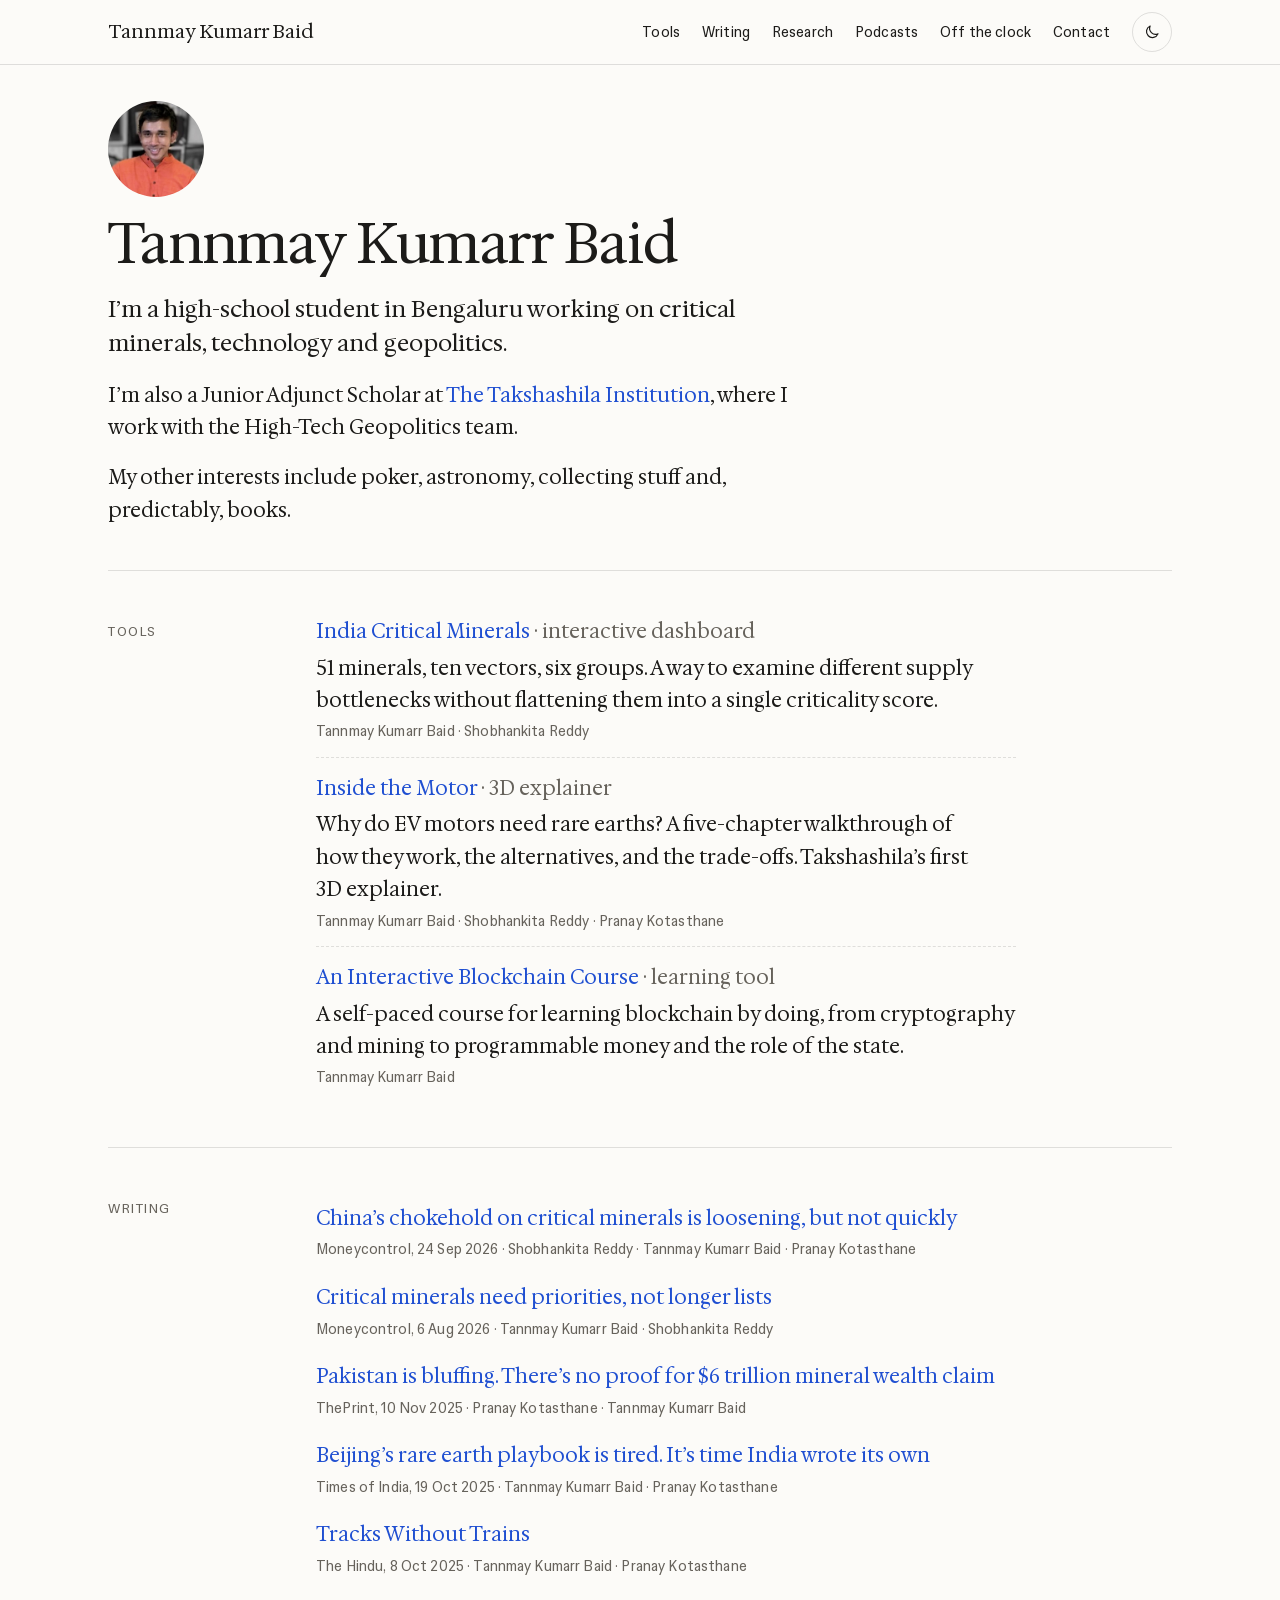
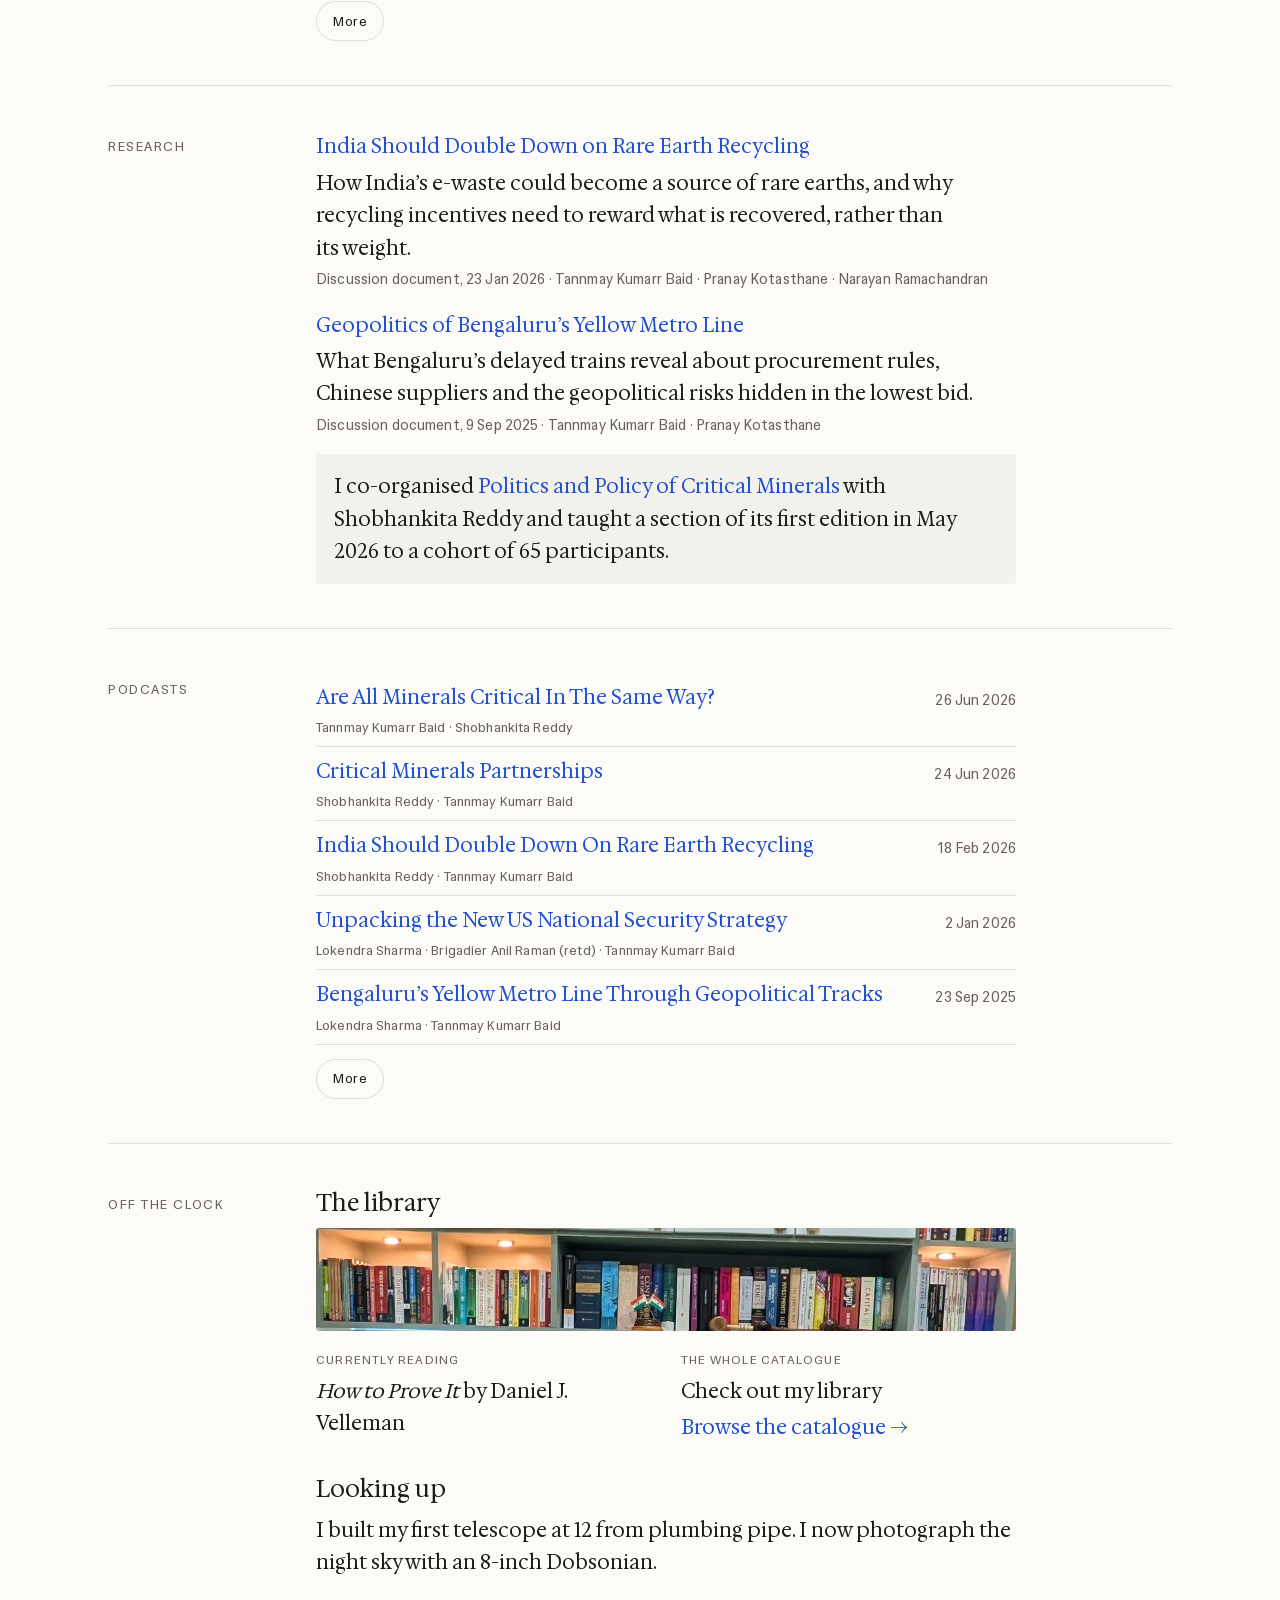
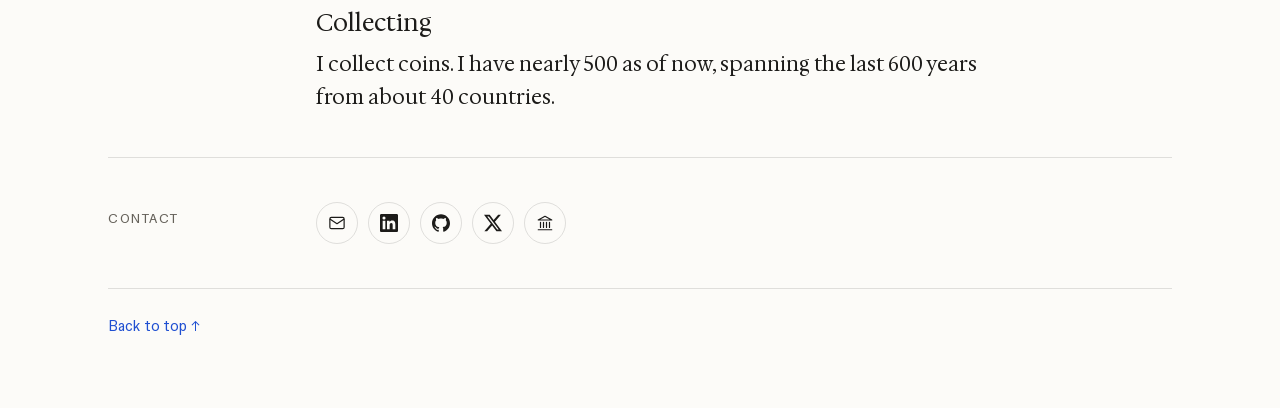
<file: index.html>
<!doctype html>
<html lang="en" data-theme="light">
<head>
<meta charset="utf-8">
<meta name="viewport" content="width=device-width, initial-scale=1">
<title>Tannmay Kumarr Baid — Writing, research &amp; tools</title>
<meta name="description" content="Tannmay Kumarr Baid is a high-school student in Bengaluru and a Junior Adjunct Scholar at The Takshashila Institution, working on critical minerals, technology and geopolitics. Tools, op-eds, research and podcasts.">
<meta name="color-scheme" content="light dark">
<meta name="theme-color" content="#fcfbf8">
<meta property="og:type" content="website">
<meta property="og:title" content="Tannmay Kumarr Baid — Writing, research &amp; tools">
<meta property="og:description" content="Critical minerals, technology and geopolitics: tools, op-eds, research and podcasts by Tannmay Kumarr Baid, Junior Adjunct Scholar at The Takshashila Institution.">
<meta property="og:image" content="https://tannmay-python.github.io/assets/minerals.webp">
<meta property="og:image:alt" content="The India Critical Minerals dashboard">
<meta property="og:image:width" content="1274">
<meta property="og:image:height" content="717">
<meta property="og:url" content="https://tannmay-python.github.io/">
<meta name="twitter:card" content="summary_large_image">
<meta name="twitter:image" content="https://tannmay-python.github.io/assets/minerals.webp">
<link rel="canonical" href="https://tannmay-python.github.io/">
<link rel="icon" href="assets/favicon.svg" type="image/svg+xml">
<link rel="stylesheet" href="assets/fonts.css">
<link rel="stylesheet" href="assets/site.css">
<script>try{document.documentElement.dataset.theme=localStorage.getItem("tannmay-portfolio-theme")==="dark"?"dark":"light"}catch(e){document.documentElement.dataset.theme="light"}</script>
<script src="assets/site.js" defer></script>
</head>
<body>
<a class="skip-link" href="#main">Skip to content</a>

<header class="site-header">
  <div class="wrap">
    <a class="site-name plain" href="#top">Tannmay Kumarr Baid</a>
    <nav class="site-nav sans" aria-label="Sections">
      <a href="#tools">Tools</a>
      <a href="#writing">Writing</a>
      <a href="#research">Research</a>
      <a href="#podcasts">Podcasts</a>
      <a href="#off-the-clock">Off the clock</a>
      <a href="#contact">Contact</a>
    </nav>
    <button class="btn icon-btn theme-toggle" type="button" data-theme-toggle aria-label="Switch to dark mode" title="Switch to dark mode"><svg class="moon" viewBox="0 0 24 24" aria-hidden="true" focusable="false"><path d="M20 14.5A8 8 0 0 1 9.5 4 8 8 0 1 0 20 14.5Z"/></svg><svg class="sun" viewBox="0 0 24 24" aria-hidden="true" focusable="false"><circle cx="12" cy="12" r="4"/><path d="M12 2.5v2M12 19.5v2M2.5 12h2M19.5 12h2M5.3 5.3l1.4 1.4M17.3 17.3l1.4 1.4M5.3 18.7l1.4-1.4M17.3 6.7l1.4-1.4"/></svg></button>
  </div>
</header>

<main id="main" class="wrap">

  <section id="top" class="snapshot" aria-label="Introduction and highlights">
    <div class="intro">
      <img class="avatar" src="assets/portrait.jpg" width="460" height="460" alt="Tannmay Kumarr Baid">
      <h1>Tannmay Kumarr Baid</h1>
      <p class="lede">I’m a high-school student in Bengaluru working on critical minerals, technology and geopolitics.</p>
      <p class="role">I’m also a Junior Adjunct Scholar at <a href="https://takshashila.org.in/content/team/tannmay-kumarr-baid.html">The Takshashila Institution</a>, where I work with the High-Tech Geopolitics team.</p>
      <p class="aside">My other interests include poker, astronomy, collecting stuff and, predictably, books.</p>
    </div>

  </section>

  <section id="tools" class="row" aria-labelledby="tools-h">
    <h2 id="tools-h" class="label">Tools</h2>
    <div>
      <div class="tool">
        <a href="https://indiacriticalminerals.com/">India Critical Minerals</a> <span class="muted">· interactive dashboard</span>
        <p>51 minerals, ten vectors, six groups. A way to examine different supply bottlenecks without flattening them into a single criticality score.</p>
        <p class="sans muted">Tannmay Kumarr Baid · Shobhankita Reddy</p>
        <img class="shot" src="assets/minerals.webp" width="1274" height="717" alt="The India Critical Minerals dashboard">
      </div>
      <div class="tool">
        <a href="https://insidethemotor.takshashila.org.in/">Inside the Motor</a> <span class="muted">· 3D explainer</span>
        <p>Why do EV motors need rare earths? A five-chapter walkthrough of how they work, the alternatives, and the trade-offs. Takshashila’s first 3D explainer.</p>
        <p class="sans muted">Tannmay Kumarr Baid · Shobhankita Reddy · Pranay Kotasthane</p>
        <img class="shot" src="assets/motor.webp" width="1280" height="720" alt="Inside the Motor, a 3D explainer">
      </div>
      <div class="tool">
        <a href="https://tannmay-python.github.io/blockchain-learning-tool/">An Interactive Blockchain Course</a> <span class="muted">· learning tool</span>
        <p>A self-paced course for learning blockchain by doing, from cryptography and mining to programmable money and the role of the state.</p>
        <p class="sans muted">Tannmay Kumarr Baid</p>
        <img class="shot" src="assets/blockchain.webp" width="1280" height="720" alt="An Interactive Blockchain Course">
      </div>
    </div>
  </section>

  <section id="writing" class="row" aria-labelledby="writing-h">
    <h2 id="writing-h" class="label">Writing</h2>
    <div>
      <ol class="entries" id="writing-list" data-collapsible>
        <li><a href="https://www.moneycontrol.com/news/opinion/china-s-chokehold-on-critical-minerals-is-loosening-but-not-quickly-14036770.html">China’s chokehold on critical minerals is loosening, but not quickly</a><div class="sans muted">Moneycontrol, 24 Sep 2026 · Shobhankita Reddy · Tannmay Kumarr Baid · Pranay Kotasthane</div></li>
        <li><a href="https://www.moneycontrol.com/news/opinion/critical-minerals-need-priorities-not-longer-lists-13996161.html">Critical minerals need priorities, not longer lists</a><div class="sans muted">Moneycontrol, 6 Aug 2026 · Tannmay Kumarr Baid · Shobhankita Reddy</div></li>
        <li class="extra"><a href="https://www.moneycontrol.com/news/opinion/what-the-budget-reveals-about-india-s-critical-minerals-goals-13825383.html">What the Budget reveals about India’s critical minerals goals</a><div class="sans muted">Moneycontrol, 12 Feb 2026 · Shobhankita Reddy · Tannmay Kumarr Baid</div></li>
        <li class="extra"><a href="https://www.hindustantimes.com/opinion/rare-earths-sector-can-do-with-recycling-thrust-101769970010181.html">Rare earths sector can do with recycling thrust</a><div class="sans muted">Hindustan Times, 2 Feb 2026 · Pranay Kotasthane · Tannmay Kumarr Baid</div></li>
        <li class="extra"><a href="https://indiasworld.in/inside-the-tent-india-and-the-limits-of-pax-silica/">Inside the Tent: India and the Limits of Pax Silica</a><div class="sans muted">India’s World, 16 Jan 2026 · Pranay Kotasthane · Tannmay Kumarr Baid</div></li>
        <li class="extra"><a href="https://www.hindustantimes.com/opinion/rare-earths-in-india-bridging-the-gaps-to-ensure-sufficiency-101764605571306.html">Rare earths in India: Bridging the gaps to ensure sufficiency</a><div class="sans muted">Hindustan Times, 1 Dec 2025 · Tannmay Kumarr Baid · Pranay Kotasthane</div></li>
        <li><a href="https://theprint.in/opinion/pakistan-bluffing-6-trillion-mineral-wealth/2780538/">Pakistan is bluffing. There’s no proof for $6 trillion mineral wealth claim</a><div class="sans muted">ThePrint, 10 Nov 2025 · Pranay Kotasthane · Tannmay Kumarr Baid</div></li>
        <li><a href="https://timesofindia.indiatimes.com/blogs/toi-edit-page/beijings-rare-earth-playbook-is-tired-its-time-india-wrote-its-own/">Beijing’s rare earth playbook is tired. It’s time India wrote its own</a><div class="sans muted">Times of India, 19 Oct 2025 · Tannmay Kumarr Baid · Pranay Kotasthane</div></li>
        <li><a href="https://www.thehindu.com/opinion/op-ed/tracks-without-trains/article70134580.ece">Tracks Without Trains</a><div class="sans muted">The Hindu, 8 Oct 2025 · Tannmay Kumarr Baid · Pranay Kotasthane</div></li>
        <li class="extra"><a href="https://www.moneycontrol.com/news/opinion/trump-s-ai-strategy-beyond-the-race-for-global-supremacy-13443628.html">Trump’s AI Strategy: Beyond the race for global supremacy</a><div class="sans muted">Moneycontrol, 12 Aug 2025 · Tannmay Kumarr Baid · Bharath Reddy</div></li>
        <li class="extra"><a href="https://www.moneycontrol.com/news/opinion/brownfield-mining-operations-are-enough-to-meet-india-s-rare-earth-needs-13338164.html">Brownfield mining operations are enough to meet India’s rare-earth needs</a><div class="sans muted">Moneycontrol, 28 Jul 2025 · Tannmay Kumarr Baid</div></li>
        <li class="extra"><a href="https://indiasworld.in/the-way-to-break-chinas-stranglehold-on-rare-earths-2/">The Way to Break China’s Stranglehold on Rare Earths</a><div class="sans muted">India’s World, 23 Jun 2025 · Tannmay Kumarr Baid · Pranay Kotasthane</div></li>
        <li class="extra"><a href="https://stratnewsglobal.tech/world/chinas-cable-cutter-raises-concerns-but-indias-focus-should-be-on-repairs/">Severing the Hype: China’s Cable Cutter in Perspective</a><div class="sans muted">StratNews Global, 29 Apr 2025 · Tannmay Kumarr Baid</div></li>
        <li class="extra"><a href="https://timesofindia.indiatimes.com/blogs/toi-edit-page/chinas-rare-earth-controls-are-not-the-masterstroke-they-seem/">China’s rare-earth controls are not the masterstroke they seem</a><div class="sans muted">Times of India, 27 Apr 2025 · Tannmay Kumarr Baid · Pranay Kotasthane</div></li>
      </ol>
      <button class="btn" type="button" data-toggle-list="writing-list" data-more="More" data-less="Less" aria-controls="writing-list" aria-expanded="false" hidden>More</button>
    </div>
  </section>

  <section id="research" class="row" aria-labelledby="research-h">
    <h2 id="research-h" class="label">Research</h2>
    <div class="stack">
      <div>
        <a href="https://takshashila.org.in/content/publications/20260123-India-Should-Double-Down-On-Rare-Earth-Recycling.html">India Should Double Down on Rare Earth Recycling</a>
        <p>How India’s e-waste could become a source of rare earths, and why recycling incentives need to reward what is recovered, rather than its weight.</p>
        <div class="sans muted">Discussion document, 23 Jan 2026 · Tannmay Kumarr Baid · Pranay Kotasthane · Narayan Ramachandran</div>
      </div>
      <div>
        <a href="https://takshashila.org.in/content/publications/20250909-Geopolitics-of-Bengalurus-Yellow-Metro-Line.html">Geopolitics of Bengaluru’s Yellow Metro Line</a>
        <p>What Bengaluru’s delayed trains reveal about procurement rules, Chinese suppliers and the geopolitical risks hidden in the lowest bid.</p>
        <div class="sans muted">Discussion document, 9 Sep 2025 · Tannmay Kumarr Baid · Pranay Kotasthane</div>
      </div>
      <p class="callout">I co-organised <a href="https://takshashila.org.in/pages/policy-school/ecc-critical-minerals.html">Politics and Policy of Critical Minerals</a> with Shobhankita Reddy and taught a section of its first edition in May 2026 to a cohort of 65 participants.</p>
    </div>
  </section>

  <section id="podcasts" class="row" aria-labelledby="podcasts-h">
    <h2 id="podcasts-h" class="label">Podcasts</h2>
    <div>
      <ol class="episodes" id="podcast-list" data-collapsible>
        <li><a href="https://podcasters.spotify.com/pod/show/all-things-policy--taksha/episodes/Are-All-Minerals-Critical-In-The-Same-Way-e3l999a">Are All Minerals Critical In The Same Way?</a><span class="sans muted date">26 Jun 2026</span><span class="sans muted by">Tannmay Kumarr Baid · Shobhankita Reddy</span></li>
        <li><a href="https://podcasters.spotify.com/pod/show/all-things-policy--taksha/episodes/Critical-Minerals-Partnerships-e3l73o3">Critical Minerals Partnerships</a><span class="sans muted date">24 Jun 2026</span><span class="sans muted by">Shobhankita Reddy · Tannmay Kumarr Baid</span></li>
        <li><a href="https://podcasters.spotify.com/pod/show/all-things-policy--taksha/episodes/India-Should-Double-Down-On-Rare-Earth-Recycling-e3f6ueg">India Should Double Down On Rare Earth Recycling</a><span class="sans muted date">18 Feb 2026</span><span class="sans muted by">Shobhankita Reddy · Tannmay Kumarr Baid</span></li>
        <li><a href="https://podcasters.spotify.com/pod/show/all-things-policy--taksha/episodes/Unpacking-the-New-US-National-Security-Strategy-e3d2a17">Unpacking the New US National Security Strategy</a><span class="sans muted date">2 Jan 2026</span><span class="sans muted by">Lokendra Sharma · Brigadier Anil Raman (retd) · Tannmay Kumarr Baid</span></li>
        <li><a href="https://podcasters.spotify.com/pod/show/all-things-policy--taksha/episodes/Bengalurus-Yellow-Metro-Line-Through-Geopolitical-Tracks-e38j84o">Bengaluru’s Yellow Metro Line Through Geopolitical Tracks</a><span class="sans muted date">23 Sep 2025</span><span class="sans muted by">Lokendra Sharma · Tannmay Kumarr Baid</span></li>
        <li class="extra"><a href="https://podcasters.spotify.com/pod/show/all-things-policy--taksha/episodes/Tackling-Oil-Spills-in-Indias-Coastal-Waters-e37aq08">Tackling Oil Spills in India’s Coastal Waters</a><span class="sans muted date">26 Aug 2025</span><span class="sans muted by">Lokendra Sharma · Swathi Kalyani · Tannmay Kumarr Baid</span></li>
        <li class="extra"><a href="https://podcasters.spotify.com/pod/show/all-things-policy--taksha/episodes/Making-Sense-of-the-Geopolitics-of-Rare-Earths-e35gu53">Making Sense of the Geopolitics of Rare Earths</a><span class="sans muted date">14 Jul 2025</span><span class="sans muted by">Shobhankita Reddy · Tannmay Kumarr Baid · Dr Julie Michelle Klinger</span></li>
        <li class="extra"><a href="https://podcasters.spotify.com/pod/show/all-things-policy--taksha/episodes/Trumps-Tariff-Pause-and-Implications-for-India-e326i00">Trump’s Tariff Pause and Implications for India</a><span class="sans muted date">30 Apr 2025</span><span class="sans muted by">Tannmay Kumarr Baid · Anupam Manur · Anisree Suresh</span></li>
        <li class="extra"><a href="https://podcasters.spotify.com/pod/show/all-things-policy--taksha/episodes/Signals-from-the-Signal-Chat-Leak-e31hc7o">Signals from the Signal Chat Leak</a><span class="sans muted date">15 Apr 2025</span><span class="sans muted by">Lokendra Sharma · Manoj Kewalramani · Tannmay Kumarr Baid</span></li>
        <li class="extra"><a href="https://podcasters.spotify.com/pod/show/all-things-policy--taksha/episodes/Inside-the-Lok-Sabha-Who-Really-Cares-About-Foreign-Policy-e31gkht">Inside the Lok Sabha: Who Really Cares About Foreign Policy?</a><span class="sans muted date">14 Apr 2025</span><span class="sans muted by">Dr Walter C. Ladwig III · Vanshika Saraf · Tannmay Kumarr Baid</span></li>
        <li class="extra"><a href="https://podcasters.spotify.com/pod/show/all-things-policy--taksha/episodes/How-Should-India-Navigate-Tech-Geopolitics-e31d7g1">How Should India Navigate Tech Geopolitics?</a><span class="sans muted date">11 Apr 2025</span><span class="sans muted by">Lokendra Sharma · Avinash Shet · Tannmay Kumarr Baid</span></li>
      </ol>
      <button class="btn" type="button" data-toggle-list="podcast-list" data-more="More" data-less="Less" aria-controls="podcast-list" aria-expanded="false" hidden>More</button>
    </div>
  </section>

  <section id="off-the-clock" class="row" aria-labelledby="clock-h">
    <h2 id="clock-h" class="label">Off the clock</h2>
    <div class="stack wide">
      <div>
        <h3>The library</h3>
        <img src="assets/library.jpg" width="1108" height="164" alt="Tannmay’s bookshelves" loading="lazy" class="rounded">
        <div class="two">
          <div>
            <p class="kicker sans muted">Currently reading</p>
            <p><em>How to Prove It</em> by Daniel J. Velleman</p>
          </div>
          <div>
            <p class="kicker sans muted">The whole catalogue</p>
            <p>Check out my library</p>
            <p><a href="catalogue.html">Browse the catalogue →</a></p>
          </div>
        </div>
      </div>
      <div>
        <h3>Looking up</h3>
        <p>I built my first telescope at 12 from plumbing pipe. I now photograph the night sky with an 8-inch Dobsonian.</p>
      </div>
      <div>
        <h3>Collecting</h3>
        <p>I collect coins. I have nearly 500 as of now, spanning the last 600 years from about 40 countries.</p>
      </div>
    </div>
  </section>

  <section id="contact" class="row" aria-labelledby="contact-h">
    <h2 id="contact-h" class="label">Contact</h2>
    <p class="icon-links">
      <a href="mailto:tannmay1303@gmail.com" aria-label="Email: tannmay1303@gmail.com" title="tannmay1303@gmail.com"><svg class="line" viewBox="0 0 24 24" aria-hidden="true" focusable="false"><rect x="2.5" y="4.5" width="19" height="15" rx="2"/><path d="m3 7 9 6 9-6"/></svg></a>
      <a href="https://www.linkedin.com/in/tannmaykumarrbaid/" aria-label="LinkedIn" title="LinkedIn"><svg class="solid" viewBox="0 0 24 24" aria-hidden="true" focusable="false"><path d="M20.447 20.452h-3.554v-5.569c0-1.328-.027-3.037-1.852-3.037-1.853 0-2.136 1.445-2.136 2.939v5.667H9.351V9h3.414v1.561h.046c.477-.9 1.637-1.85 3.37-1.85 3.601 0 4.267 2.37 4.267 5.455v6.286zM5.337 7.433a2.062 2.062 0 1 1 0-4.125 2.062 2.062 0 0 1 0 4.125zM7.119 20.452H3.555V9h3.564v11.452zM22.225 0H1.771C.792 0 0 .774 0 1.729v20.542C0 23.227.792 24 1.771 24h20.451C23.2 24 24 23.227 24 22.271V1.729C24 .774 23.2 0 22.222 0h.003z"/></svg></a>
      <a href="https://github.com/tannmay-python" aria-label="GitHub" title="GitHub"><svg class="solid" viewBox="0 0 24 24" aria-hidden="true" focusable="false"><path d="M12 .297c-6.63 0-12 5.373-12 12 0 5.303 3.438 9.8 8.205 11.385.6.113.82-.258.82-.577 0-.285-.01-1.04-.015-2.04-3.338.724-4.042-1.61-4.042-1.61C4.422 18.07 3.633 17.7 3.633 17.7c-1.087-.744.084-.729.084-.729 1.205.084 1.838 1.236 1.838 1.236 1.07 1.835 2.809 1.305 3.495.998.108-.776.417-1.305.76-1.605-2.665-.3-5.466-1.332-5.466-5.93 0-1.31.465-2.38 1.235-3.22-.135-.303-.54-1.523.105-3.176 0 0 1.005-.322 3.3 1.23.96-.267 1.98-.399 3-.405 1.02.006 2.04.138 3 .405 2.28-1.552 3.285-1.23 3.285-1.23.645 1.653.24 2.873.12 3.176.765.84 1.23 1.91 1.23 3.22 0 4.61-2.805 5.625-5.475 5.92.42.36.81 1.096.81 2.22 0 1.606-.015 2.896-.015 3.286 0 .315.21.69.825.57C20.565 22.092 24 17.592 24 12.297c0-6.627-5.373-12-12-12"/></svg></a>
      <a href="https://x.com/tannmaybaid" aria-label="X" title="X"><svg class="solid" viewBox="0 0 24 24" aria-hidden="true" focusable="false"><path d="M18.901 1.153h3.68l-8.04 9.19L24 22.846h-7.406l-5.8-7.584-6.638 7.584H.474l8.6-9.83L0 1.154h7.594l5.243 6.932ZM17.61 20.644h2.039L6.486 3.24H4.298Z"/></svg></a>
      <a href="https://takshashila.org.in/content/team/tannmay-kumarr-baid.html" aria-label="Takshashila profile" title="Takshashila profile"><svg class="line" viewBox="0 0 24 24" aria-hidden="true" focusable="false"><path d="M12 3 3 8h18z"/><path d="M6 11v7M10 11v7M14 11v7M18 11v7M3 21h18"/></svg></a>
    </p>
  </section>

</main>

<footer class="wrap site-footer sans muted">
  <div class="foot">
    <a href="#top">Back to top ↑</a>
  </div>
</footer>
</body>
</html>
</file>
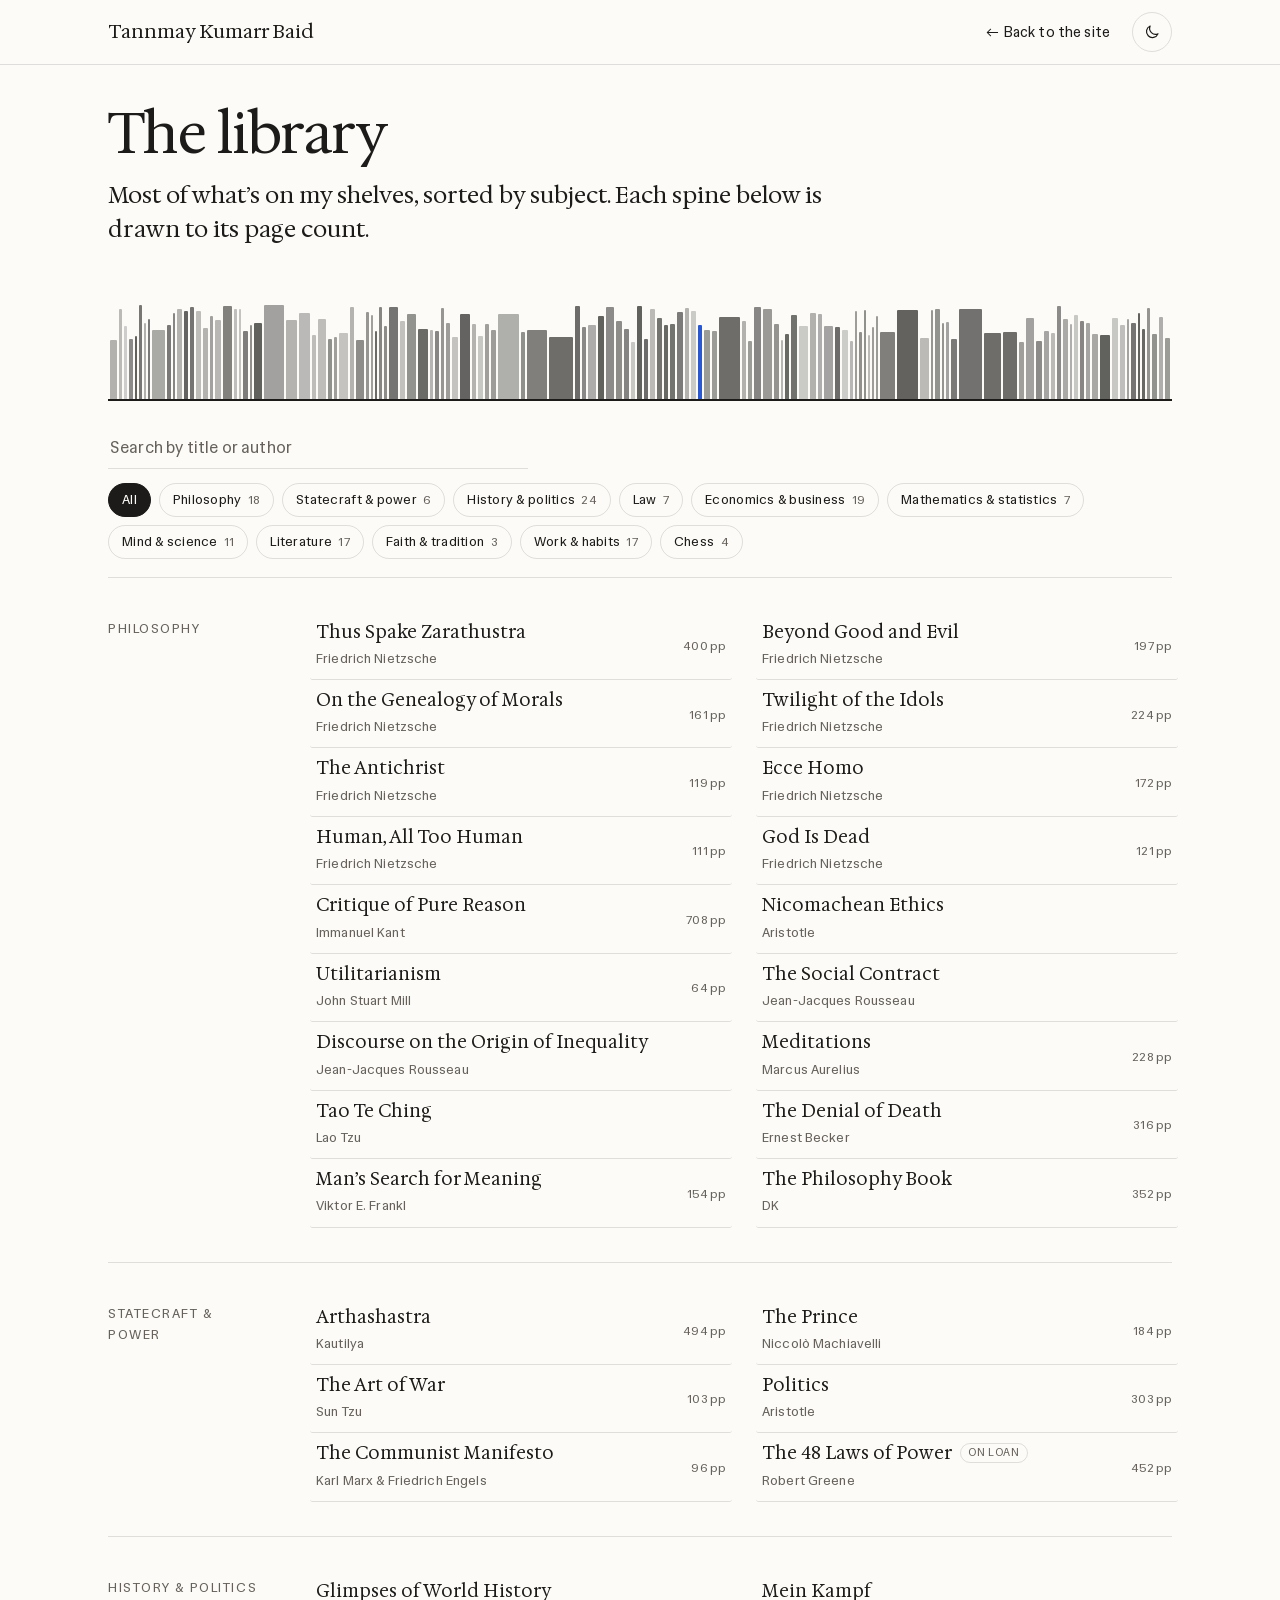
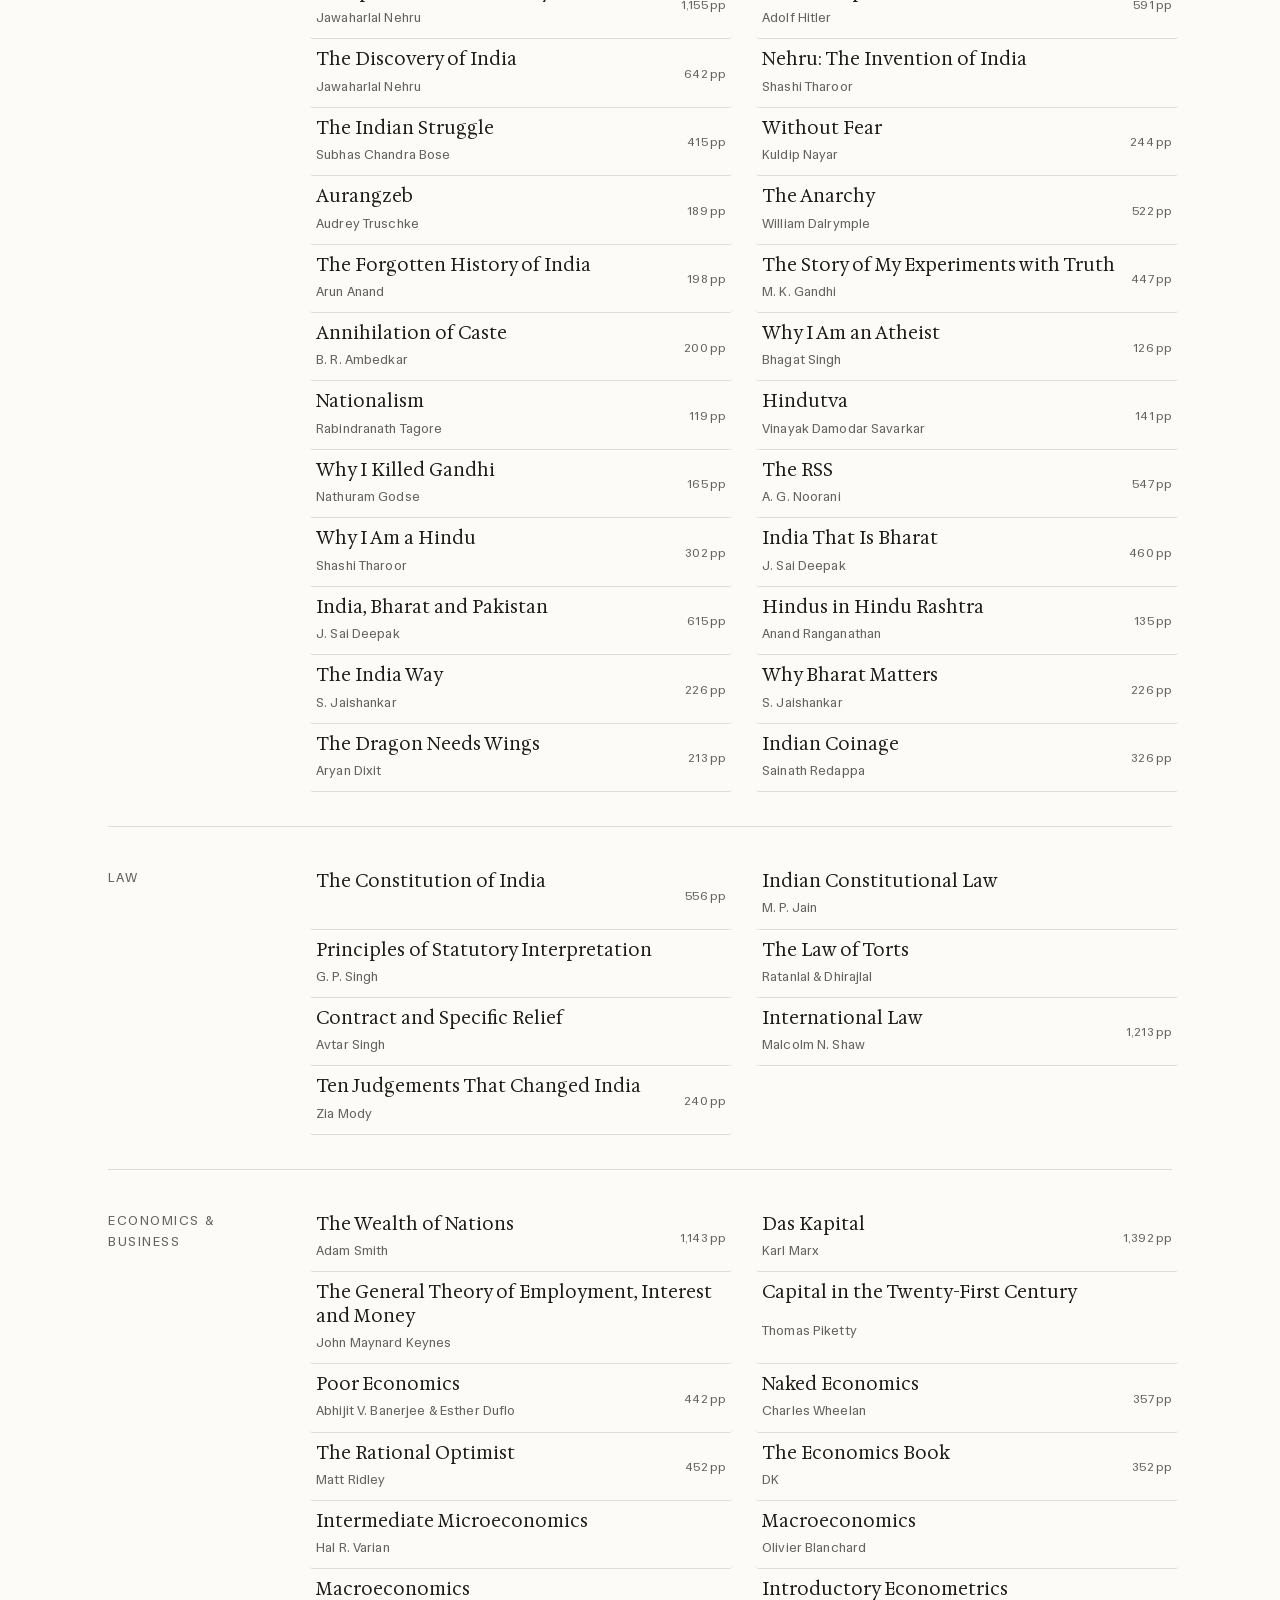
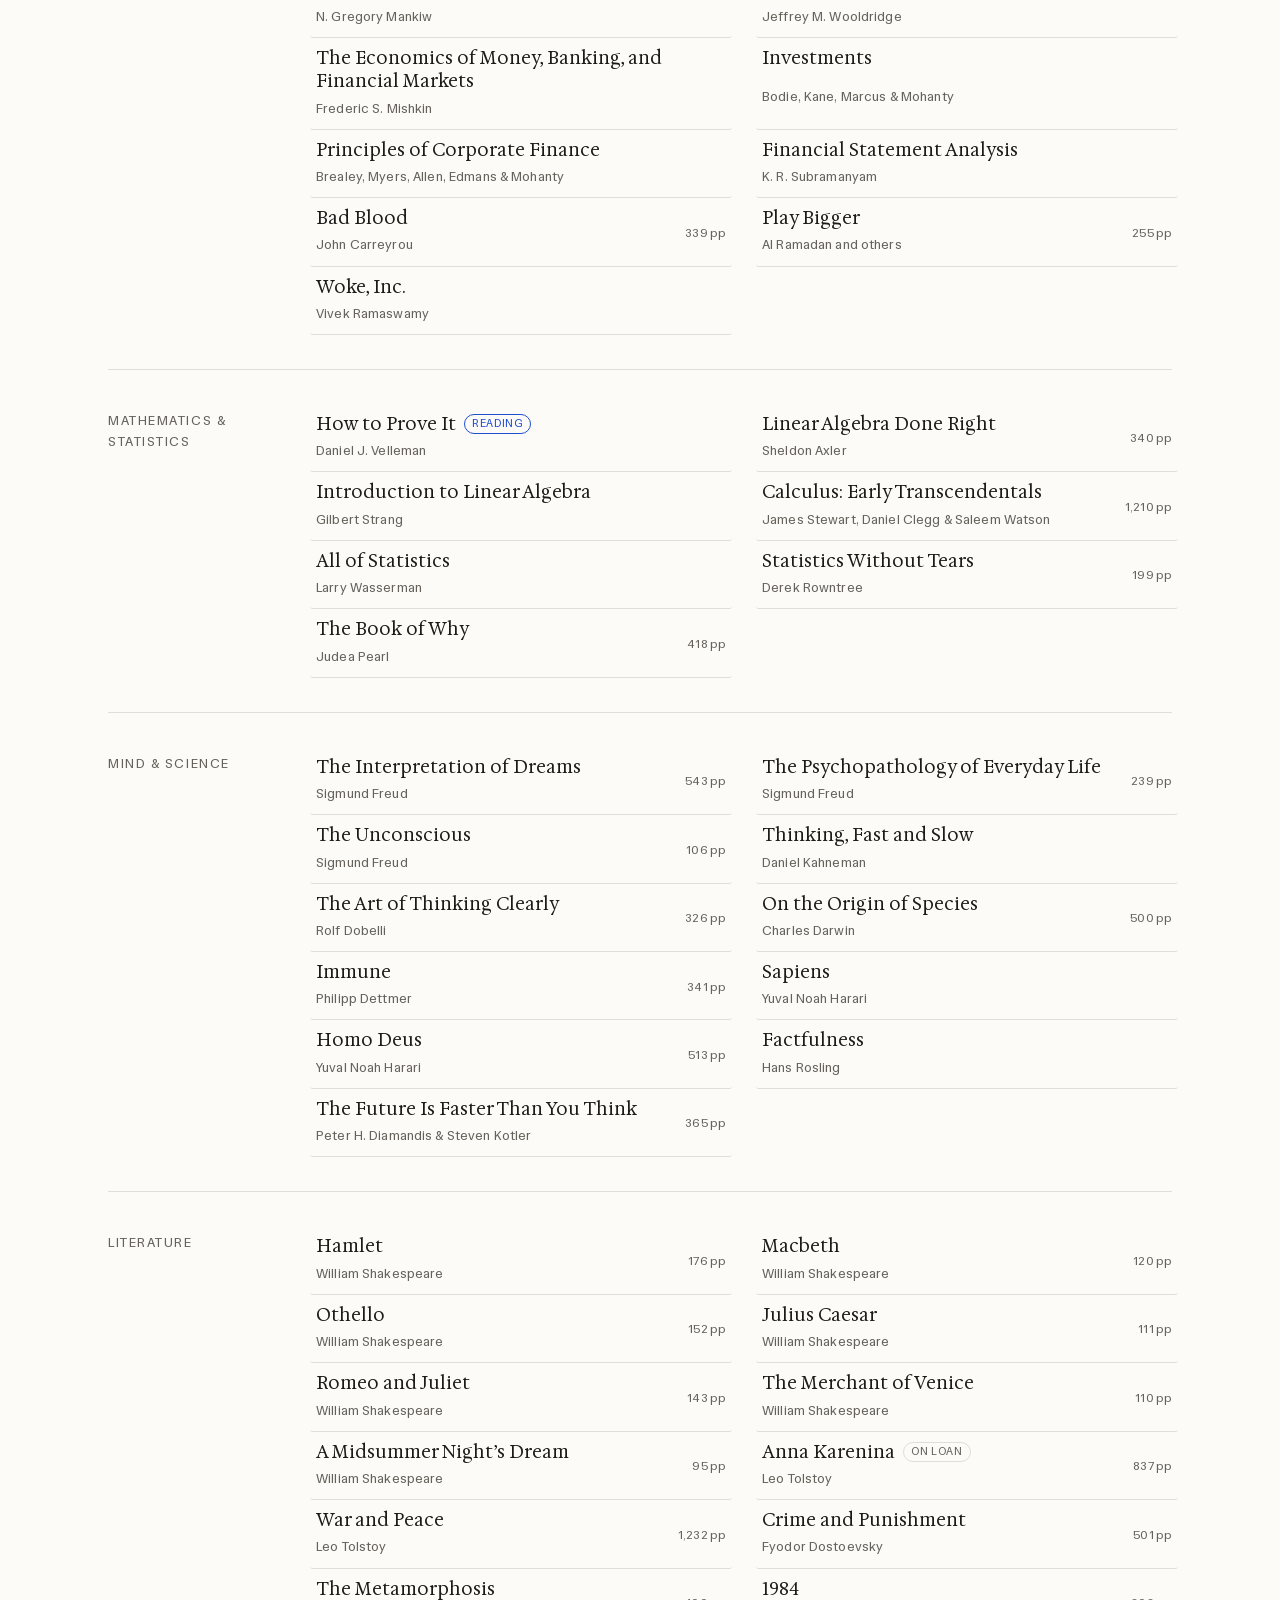
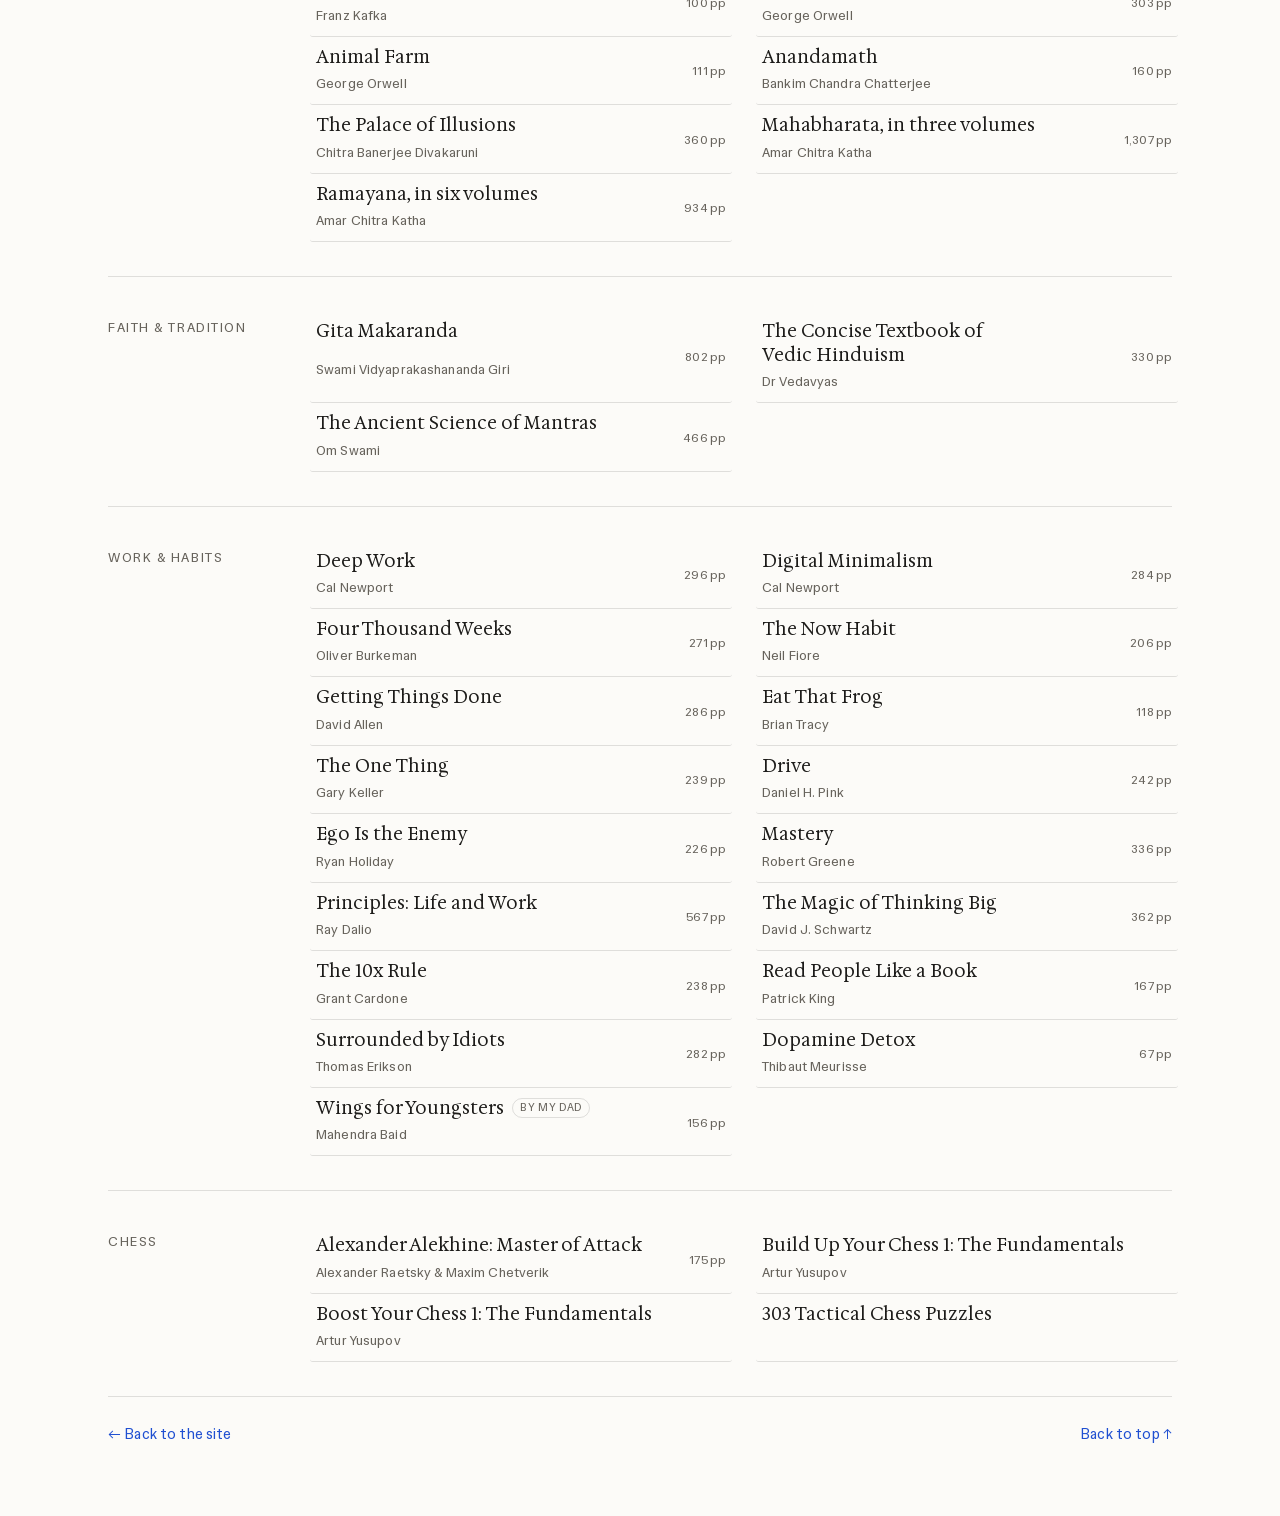
<file: catalogue.html>
<!doctype html>
<html lang="en">
<head>
<meta charset="utf-8">
<meta name="viewport" content="width=device-width, initial-scale=1">
<title>The library · Tannmay Kumarr Baid</title>
<meta name="description" content="The books on Tannmay Kumarr Baid’s shelves, sorted by subject.">
<link rel="canonical" href="https://tannmay-python.github.io/catalogue.html">
<link rel="icon" href="assets/favicon.svg" type="image/svg+xml">
<link rel="stylesheet" href="assets/fonts.css">
<link rel="stylesheet" href="assets/site.css">
<link rel="stylesheet" href="assets/catalogue.css">
<script>try{document.documentElement.dataset.theme=localStorage.getItem("tannmay-portfolio-theme")==="dark"?"dark":"light"}catch(e){document.documentElement.dataset.theme="light"}</script>
<script src="assets/site.js" defer></script>
<script src="assets/catalogue.js" defer></script>
</head>
<body>
<a class="skip-link" href="#main">Skip to content</a>

<header class="site-header">
  <div class="wrap">
    <a class="site-name plain" href="index.html">Tannmay Kumarr Baid</a>
    <nav class="site-nav sans" aria-label="Site">
      <a href="index.html#off-the-clock">← Back to the site</a>
    </nav>
    <button class="btn icon-btn theme-toggle" type="button" data-theme-toggle aria-label="Switch to dark mode" title="Switch to dark mode"><svg class="moon" viewBox="0 0 24 24" aria-hidden="true" focusable="false"><path d="M20 14.5A8 8 0 0 1 9.5 4 8 8 0 1 0 20 14.5Z"/></svg><svg class="sun" viewBox="0 0 24 24" aria-hidden="true" focusable="false"><circle cx="12" cy="12" r="4"/><path d="M12 2.5v2M12 19.5v2M2.5 12h2M19.5 12h2M5.3 5.3l1.4 1.4M17.3 17.3l1.4 1.4M5.3 18.7l1.4-1.4M17.3 6.7l1.4-1.4"/></svg></button>
  </div>
</header>

<main id="main" class="wrap">

  <section class="cat-head" id="top">
    <h1>The library</h1>
    <p class="lede">Most of what’s on my shelves, sorted by subject. Each spine below is drawn to its page count.</p>
  </section>

  <div class="spines-wrap" aria-hidden="true"><div class="spines-scroll"><div class="spines" id="spines"></div></div><div class="spine-tip" id="spine-tip" hidden></div></div>

  <div class="cat-tools" hidden>
    <input class="cat-search sans" id="cat-search" type="search" placeholder="Search by title or author" aria-label="Search the library" autocomplete="off">
    <div class="chips sans" role="group" aria-label="Shelves">
      <button type="button" class="chip" data-shelf="all" aria-pressed="true">All</button><button type="button" class="chip" data-shelf="philosophy" aria-pressed="false">Philosophy <span class="n">18</span></button><button type="button" class="chip" data-shelf="statecraft" aria-pressed="false">Statecraft &amp; power <span class="n">6</span></button><button type="button" class="chip" data-shelf="history" aria-pressed="false">History &amp; politics <span class="n">24</span></button><button type="button" class="chip" data-shelf="law" aria-pressed="false">Law <span class="n">7</span></button><button type="button" class="chip" data-shelf="economics" aria-pressed="false">Economics &amp; business <span class="n">19</span></button><button type="button" class="chip" data-shelf="maths" aria-pressed="false">Mathematics &amp; statistics <span class="n">7</span></button><button type="button" class="chip" data-shelf="science" aria-pressed="false">Mind &amp; science <span class="n">11</span></button><button type="button" class="chip" data-shelf="literature" aria-pressed="false">Literature <span class="n">17</span></button><button type="button" class="chip" data-shelf="faith" aria-pressed="false">Faith &amp; tradition <span class="n">3</span></button><button type="button" class="chip" data-shelf="habits" aria-pressed="false">Work &amp; habits <span class="n">17</span></button><button type="button" class="chip" data-shelf="chess" aria-pressed="false">Chess <span class="n">4</span></button>
    </div>
  </div>

  <section class="row cat-shelf" id="philosophy" data-shelf="philosophy" aria-labelledby="philosophy-h">
    <h2 id="philosophy-h" class="label">Philosophy</h2>
    <ol class="books">
        <li id="b-thus-spake-zarathustra-friedrich-nietzsche" data-shelf="philosophy" data-pages="400" data-search="thus spake zarathustra friedrich nietzsche"><span class="bk-title">Thus Spake Zarathustra</span><span class="bk-author sans muted">Friedrich Nietzsche</span><span class="bk-pages sans muted">400 pp</span></li>
        <li id="b-beyond-good-and-evil-friedrich-nietzsche" data-shelf="philosophy" data-pages="197" data-search="beyond good and evil friedrich nietzsche"><span class="bk-title">Beyond Good and Evil</span><span class="bk-author sans muted">Friedrich Nietzsche</span><span class="bk-pages sans muted">197 pp</span></li>
        <li id="b-on-the-genealogy-of-morals-friedrich-nietzsche" data-shelf="philosophy" data-pages="161" data-search="on the genealogy of morals friedrich nietzsche"><span class="bk-title">On the Genealogy of Morals</span><span class="bk-author sans muted">Friedrich Nietzsche</span><span class="bk-pages sans muted">161 pp</span></li>
        <li id="b-twilight-of-the-idols-friedrich-nietzsche" data-shelf="philosophy" data-pages="224" data-search="twilight of the idols friedrich nietzsche"><span class="bk-title">Twilight of the Idols</span><span class="bk-author sans muted">Friedrich Nietzsche</span><span class="bk-pages sans muted">224 pp</span></li>
        <li id="b-the-antichrist-friedrich-nietzsche" data-shelf="philosophy" data-pages="119" data-search="the antichrist friedrich nietzsche"><span class="bk-title">The Antichrist</span><span class="bk-author sans muted">Friedrich Nietzsche</span><span class="bk-pages sans muted">119 pp</span></li>
        <li id="b-ecce-homo-friedrich-nietzsche" data-shelf="philosophy" data-pages="172" data-search="ecce homo friedrich nietzsche"><span class="bk-title">Ecce Homo</span><span class="bk-author sans muted">Friedrich Nietzsche</span><span class="bk-pages sans muted">172 pp</span></li>
        <li id="b-human-all-too-human-friedrich-nietzsche" data-shelf="philosophy" data-pages="111" data-search="human, all too human friedrich nietzsche"><span class="bk-title">Human, All Too Human</span><span class="bk-author sans muted">Friedrich Nietzsche</span><span class="bk-pages sans muted">111 pp</span></li>
        <li id="b-god-is-dead-friedrich-nietzsche" data-shelf="philosophy" data-pages="121" data-search="god is dead friedrich nietzsche"><span class="bk-title">God Is Dead</span><span class="bk-author sans muted">Friedrich Nietzsche</span><span class="bk-pages sans muted">121 pp</span></li>
        <li id="b-critique-of-pure-reason-immanuel-kant" data-shelf="philosophy" data-pages="708" data-search="critique of pure reason immanuel kant"><span class="bk-title">Critique of Pure Reason</span><span class="bk-author sans muted">Immanuel Kant</span><span class="bk-pages sans muted">708 pp</span></li>
        <li id="b-nicomachean-ethics-aristotle" data-shelf="philosophy" data-pages="0" data-search="nicomachean ethics aristotle"><span class="bk-title">Nicomachean Ethics</span><span class="bk-author sans muted">Aristotle</span><span class="bk-pages sans muted"></span></li>
        <li id="b-utilitarianism-john-stuart-mill" data-shelf="philosophy" data-pages="64" data-search="utilitarianism john stuart mill"><span class="bk-title">Utilitarianism</span><span class="bk-author sans muted">John Stuart Mill</span><span class="bk-pages sans muted">64 pp</span></li>
        <li id="b-the-social-contract-jean-jacques-rousseau" data-shelf="philosophy" data-pages="0" data-search="the social contract jean-jacques rousseau"><span class="bk-title">The Social Contract</span><span class="bk-author sans muted">Jean-Jacques Rousseau</span><span class="bk-pages sans muted"></span></li>
        <li id="b-discourse-on-the-origin-of-inequality-jean-jacques-rousseau" data-shelf="philosophy" data-pages="0" data-search="discourse on the origin of inequality jean-jacques rousseau"><span class="bk-title">Discourse on the Origin of Inequality</span><span class="bk-author sans muted">Jean-Jacques Rousseau</span><span class="bk-pages sans muted"></span></li>
        <li id="b-meditations-marcus-aurelius" data-shelf="philosophy" data-pages="228" data-search="meditations marcus aurelius"><span class="bk-title">Meditations</span><span class="bk-author sans muted">Marcus Aurelius</span><span class="bk-pages sans muted">228 pp</span></li>
        <li id="b-tao-te-ching-lao-tzu" data-shelf="philosophy" data-pages="0" data-search="tao te ching lao tzu"><span class="bk-title">Tao Te Ching</span><span class="bk-author sans muted">Lao Tzu</span><span class="bk-pages sans muted"></span></li>
        <li id="b-the-denial-of-death-ernest-becker" data-shelf="philosophy" data-pages="316" data-search="the denial of death ernest becker"><span class="bk-title">The Denial of Death</span><span class="bk-author sans muted">Ernest Becker</span><span class="bk-pages sans muted">316 pp</span></li>
        <li id="b-man-s-search-for-meaning-viktor-e-frankl" data-shelf="philosophy" data-pages="154" data-search="man’s search for meaning viktor e. frankl"><span class="bk-title">Man’s Search for Meaning</span><span class="bk-author sans muted">Viktor E. Frankl</span><span class="bk-pages sans muted">154 pp</span></li>
        <li id="b-the-philosophy-book-dk" data-shelf="philosophy" data-pages="352" data-search="the philosophy book dk"><span class="bk-title">The Philosophy Book</span><span class="bk-author sans muted">DK</span><span class="bk-pages sans muted">352 pp</span></li>
    </ol>
  </section>
  <section class="row cat-shelf" id="statecraft" data-shelf="statecraft" aria-labelledby="statecraft-h">
    <h2 id="statecraft-h" class="label">Statecraft &amp; power</h2>
    <ol class="books">
        <li id="b-arthashastra-kautilya" data-shelf="statecraft" data-pages="494" data-search="arthashastra kautilya"><span class="bk-title">Arthashastra</span><span class="bk-author sans muted">Kautilya</span><span class="bk-pages sans muted">494 pp</span></li>
        <li id="b-the-prince-niccol-machiavelli" data-shelf="statecraft" data-pages="184" data-search="the prince niccolò machiavelli"><span class="bk-title">The Prince</span><span class="bk-author sans muted">Niccolò Machiavelli</span><span class="bk-pages sans muted">184 pp</span></li>
        <li id="b-the-art-of-war-sun-tzu" data-shelf="statecraft" data-pages="103" data-search="the art of war sun tzu"><span class="bk-title">The Art of War</span><span class="bk-author sans muted">Sun Tzu</span><span class="bk-pages sans muted">103 pp</span></li>
        <li id="b-politics-aristotle" data-shelf="statecraft" data-pages="303" data-search="politics aristotle"><span class="bk-title">Politics</span><span class="bk-author sans muted">Aristotle</span><span class="bk-pages sans muted">303 pp</span></li>
        <li id="b-the-communist-manifesto-karl-marx-friedrich-engels" data-shelf="statecraft" data-pages="96" data-search="the communist manifesto karl marx &amp; friedrich engels"><span class="bk-title">The Communist Manifesto</span><span class="bk-author sans muted">Karl Marx &amp; Friedrich Engels</span><span class="bk-pages sans muted">96 pp</span></li>
        <li id="b-the-48-laws-of-power-robert-greene" data-shelf="statecraft" data-pages="452" data-search="the 48 laws of power robert greene"><span class="bk-title">The 48 Laws of Power<span class="tag">on loan</span></span><span class="bk-author sans muted">Robert Greene</span><span class="bk-pages sans muted">452 pp</span></li>
    </ol>
  </section>
  <section class="row cat-shelf" id="history" data-shelf="history" aria-labelledby="history-h">
    <h2 id="history-h" class="label">History &amp; politics</h2>
    <ol class="books">
        <li id="b-glimpses-of-world-history-jawaharlal-nehru" data-shelf="history" data-pages="1155" data-search="glimpses of world history jawaharlal nehru"><span class="bk-title">Glimpses of World History</span><span class="bk-author sans muted">Jawaharlal Nehru</span><span class="bk-pages sans muted">1,155 pp</span></li>
        <li id="b-mein-kampf-adolf-hitler" data-shelf="history" data-pages="591" data-search="mein kampf adolf hitler"><span class="bk-title">Mein Kampf</span><span class="bk-author sans muted">Adolf Hitler</span><span class="bk-pages sans muted">591 pp</span></li>
        <li id="b-the-discovery-of-india-jawaharlal-nehru" data-shelf="history" data-pages="642" data-search="the discovery of india jawaharlal nehru"><span class="bk-title">The Discovery of India</span><span class="bk-author sans muted">Jawaharlal Nehru</span><span class="bk-pages sans muted">642 pp</span></li>
        <li id="b-nehru-the-invention-of-india-shashi-tharoor" data-shelf="history" data-pages="0" data-search="nehru: the invention of india shashi tharoor"><span class="bk-title">Nehru: The Invention of India</span><span class="bk-author sans muted">Shashi Tharoor</span><span class="bk-pages sans muted"></span></li>
        <li id="b-the-indian-struggle-subhas-chandra-bose" data-shelf="history" data-pages="415" data-search="the indian struggle subhas chandra bose"><span class="bk-title">The Indian Struggle</span><span class="bk-author sans muted">Subhas Chandra Bose</span><span class="bk-pages sans muted">415 pp</span></li>
        <li id="b-without-fear-kuldip-nayar" data-shelf="history" data-pages="244" data-search="without fear kuldip nayar"><span class="bk-title">Without Fear</span><span class="bk-author sans muted">Kuldip Nayar</span><span class="bk-pages sans muted">244 pp</span></li>
        <li id="b-aurangzeb-audrey-truschke" data-shelf="history" data-pages="189" data-search="aurangzeb audrey truschke"><span class="bk-title">Aurangzeb</span><span class="bk-author sans muted">Audrey Truschke</span><span class="bk-pages sans muted">189 pp</span></li>
        <li id="b-the-anarchy-william-dalrymple" data-shelf="history" data-pages="522" data-search="the anarchy william dalrymple"><span class="bk-title">The Anarchy</span><span class="bk-author sans muted">William Dalrymple</span><span class="bk-pages sans muted">522 pp</span></li>
        <li id="b-the-forgotten-history-of-india-arun-anand" data-shelf="history" data-pages="198" data-search="the forgotten history of india arun anand"><span class="bk-title">The Forgotten History of India</span><span class="bk-author sans muted">Arun Anand</span><span class="bk-pages sans muted">198 pp</span></li>
        <li id="b-the-story-of-my-experiments-with-truth-m-k-gandhi" data-shelf="history" data-pages="447" data-search="the story of my experiments with truth m. k. gandhi"><span class="bk-title">The Story of My Experiments with Truth</span><span class="bk-author sans muted">M. K. Gandhi</span><span class="bk-pages sans muted">447 pp</span></li>
        <li id="b-annihilation-of-caste-b-r-ambedkar" data-shelf="history" data-pages="200" data-search="annihilation of caste b. r. ambedkar"><span class="bk-title">Annihilation of Caste</span><span class="bk-author sans muted">B. R. Ambedkar</span><span class="bk-pages sans muted">200 pp</span></li>
        <li id="b-why-i-am-an-atheist-bhagat-singh" data-shelf="history" data-pages="126" data-search="why i am an atheist bhagat singh"><span class="bk-title">Why I Am an Atheist</span><span class="bk-author sans muted">Bhagat Singh</span><span class="bk-pages sans muted">126 pp</span></li>
        <li id="b-nationalism-rabindranath-tagore" data-shelf="history" data-pages="119" data-search="nationalism rabindranath tagore"><span class="bk-title">Nationalism</span><span class="bk-author sans muted">Rabindranath Tagore</span><span class="bk-pages sans muted">119 pp</span></li>
        <li id="b-hindutva-vinayak-damodar-savarkar" data-shelf="history" data-pages="141" data-search="hindutva vinayak damodar savarkar"><span class="bk-title">Hindutva</span><span class="bk-author sans muted">Vinayak Damodar Savarkar</span><span class="bk-pages sans muted">141 pp</span></li>
        <li id="b-why-i-killed-gandhi-nathuram-godse" data-shelf="history" data-pages="165" data-search="why i killed gandhi nathuram godse"><span class="bk-title">Why I Killed Gandhi</span><span class="bk-author sans muted">Nathuram Godse</span><span class="bk-pages sans muted">165 pp</span></li>
        <li id="b-the-rss-a-g-noorani" data-shelf="history" data-pages="547" data-search="the rss a. g. noorani"><span class="bk-title">The RSS</span><span class="bk-author sans muted">A. G. Noorani</span><span class="bk-pages sans muted">547 pp</span></li>
        <li id="b-why-i-am-a-hindu-shashi-tharoor" data-shelf="history" data-pages="302" data-search="why i am a hindu shashi tharoor"><span class="bk-title">Why I Am a Hindu</span><span class="bk-author sans muted">Shashi Tharoor</span><span class="bk-pages sans muted">302 pp</span></li>
        <li id="b-india-that-is-bharat-j-sai-deepak" data-shelf="history" data-pages="460" data-search="india that is bharat j. sai deepak"><span class="bk-title">India That Is Bharat</span><span class="bk-author sans muted">J. Sai Deepak</span><span class="bk-pages sans muted">460 pp</span></li>
        <li id="b-india-bharat-and-pakistan-j-sai-deepak" data-shelf="history" data-pages="615" data-search="india, bharat and pakistan j. sai deepak"><span class="bk-title">India, Bharat and Pakistan</span><span class="bk-author sans muted">J. Sai Deepak</span><span class="bk-pages sans muted">615 pp</span></li>
        <li id="b-hindus-in-hindu-rashtra-anand-ranganathan" data-shelf="history" data-pages="135" data-search="hindus in hindu rashtra anand ranganathan"><span class="bk-title">Hindus in Hindu Rashtra</span><span class="bk-author sans muted">Anand Ranganathan</span><span class="bk-pages sans muted">135 pp</span></li>
        <li id="b-the-india-way-s-jaishankar" data-shelf="history" data-pages="226" data-search="the india way s. jaishankar"><span class="bk-title">The India Way</span><span class="bk-author sans muted">S. Jaishankar</span><span class="bk-pages sans muted">226 pp</span></li>
        <li id="b-why-bharat-matters-s-jaishankar" data-shelf="history" data-pages="226" data-search="why bharat matters s. jaishankar"><span class="bk-title">Why Bharat Matters</span><span class="bk-author sans muted">S. Jaishankar</span><span class="bk-pages sans muted">226 pp</span></li>
        <li id="b-the-dragon-needs-wings-aryan-dixit" data-shelf="history" data-pages="213" data-search="the dragon needs wings aryan dixit"><span class="bk-title">The Dragon Needs Wings</span><span class="bk-author sans muted">Aryan Dixit</span><span class="bk-pages sans muted">213 pp</span></li>
        <li id="b-indian-coinage-sainath-redappa" data-shelf="history" data-pages="326" data-search="indian coinage sainath redappa"><span class="bk-title">Indian Coinage</span><span class="bk-author sans muted">Sainath Redappa</span><span class="bk-pages sans muted">326 pp</span></li>
    </ol>
  </section>
  <section class="row cat-shelf" id="law" data-shelf="law" aria-labelledby="law-h">
    <h2 id="law-h" class="label">Law</h2>
    <ol class="books">
        <li id="b-the-constitution-of-india" data-shelf="law" data-pages="556" data-search="the constitution of india "><span class="bk-title">The Constitution of India</span><span class="bk-author sans muted">&nbsp;</span><span class="bk-pages sans muted">556 pp</span></li>
        <li id="b-indian-constitutional-law-m-p-jain" data-shelf="law" data-pages="0" data-search="indian constitutional law m. p. jain"><span class="bk-title">Indian Constitutional Law</span><span class="bk-author sans muted">M. P. Jain</span><span class="bk-pages sans muted"></span></li>
        <li id="b-principles-of-statutory-interpretation-g-p-singh" data-shelf="law" data-pages="0" data-search="principles of statutory interpretation g. p. singh"><span class="bk-title">Principles of Statutory Interpretation</span><span class="bk-author sans muted">G. P. Singh</span><span class="bk-pages sans muted"></span></li>
        <li id="b-the-law-of-torts-ratanlal-dhirajlal" data-shelf="law" data-pages="0" data-search="the law of torts ratanlal &amp; dhirajlal"><span class="bk-title">The Law of Torts</span><span class="bk-author sans muted">Ratanlal &amp; Dhirajlal</span><span class="bk-pages sans muted"></span></li>
        <li id="b-contract-and-specific-relief-avtar-singh" data-shelf="law" data-pages="0" data-search="contract and specific relief avtar singh"><span class="bk-title">Contract and Specific Relief</span><span class="bk-author sans muted">Avtar Singh</span><span class="bk-pages sans muted"></span></li>
        <li id="b-international-law-malcolm-n-shaw" data-shelf="law" data-pages="1213" data-search="international law malcolm n. shaw"><span class="bk-title">International Law</span><span class="bk-author sans muted">Malcolm N. Shaw</span><span class="bk-pages sans muted">1,213 pp</span></li>
        <li id="b-ten-judgements-that-changed-india-zia-mody" data-shelf="law" data-pages="240" data-search="ten judgements that changed india zia mody"><span class="bk-title">Ten Judgements That Changed India</span><span class="bk-author sans muted">Zia Mody</span><span class="bk-pages sans muted">240 pp</span></li>
    </ol>
  </section>
  <section class="row cat-shelf" id="economics" data-shelf="economics" aria-labelledby="economics-h">
    <h2 id="economics-h" class="label">Economics &amp; business</h2>
    <ol class="books">
        <li id="b-the-wealth-of-nations-adam-smith" data-shelf="economics" data-pages="1143" data-search="the wealth of nations adam smith"><span class="bk-title">The Wealth of Nations</span><span class="bk-author sans muted">Adam Smith</span><span class="bk-pages sans muted">1,143 pp</span></li>
        <li id="b-das-kapital-karl-marx" data-shelf="economics" data-pages="1392" data-search="das kapital karl marx"><span class="bk-title">Das Kapital</span><span class="bk-author sans muted">Karl Marx</span><span class="bk-pages sans muted">1,392 pp</span></li>
        <li id="b-the-general-theory-of-employment-interest-and-money-john-may" data-shelf="economics" data-pages="0" data-search="the general theory of employment, interest and money john maynard keynes"><span class="bk-title">The General Theory of Employment, Interest and Money</span><span class="bk-author sans muted">John Maynard Keynes</span><span class="bk-pages sans muted"></span></li>
        <li id="b-capital-in-the-twenty-first-century-thomas-piketty" data-shelf="economics" data-pages="0" data-search="capital in the twenty-first century thomas piketty"><span class="bk-title">Capital in the Twenty-First Century</span><span class="bk-author sans muted">Thomas Piketty</span><span class="bk-pages sans muted"></span></li>
        <li id="b-poor-economics-abhijit-v-banerjee-esther-duflo" data-shelf="economics" data-pages="442" data-search="poor economics abhijit v. banerjee &amp; esther duflo"><span class="bk-title">Poor Economics</span><span class="bk-author sans muted">Abhijit V. Banerjee &amp; Esther Duflo</span><span class="bk-pages sans muted">442 pp</span></li>
        <li id="b-naked-economics-charles-wheelan" data-shelf="economics" data-pages="357" data-search="naked economics charles wheelan"><span class="bk-title">Naked Economics</span><span class="bk-author sans muted">Charles Wheelan</span><span class="bk-pages sans muted">357 pp</span></li>
        <li id="b-the-rational-optimist-matt-ridley" data-shelf="economics" data-pages="452" data-search="the rational optimist matt ridley"><span class="bk-title">The Rational Optimist</span><span class="bk-author sans muted">Matt Ridley</span><span class="bk-pages sans muted">452 pp</span></li>
        <li id="b-the-economics-book-dk" data-shelf="economics" data-pages="352" data-search="the economics book dk"><span class="bk-title">The Economics Book</span><span class="bk-author sans muted">DK</span><span class="bk-pages sans muted">352 pp</span></li>
        <li id="b-intermediate-microeconomics-hal-r-varian" data-shelf="economics" data-pages="0" data-search="intermediate microeconomics hal r. varian"><span class="bk-title">Intermediate Microeconomics</span><span class="bk-author sans muted">Hal R. Varian</span><span class="bk-pages sans muted"></span></li>
        <li id="b-macroeconomics-olivier-blanchard" data-shelf="economics" data-pages="0" data-search="macroeconomics olivier blanchard"><span class="bk-title">Macroeconomics</span><span class="bk-author sans muted">Olivier Blanchard</span><span class="bk-pages sans muted"></span></li>
        <li id="b-macroeconomics-n-gregory-mankiw" data-shelf="economics" data-pages="0" data-search="macroeconomics n. gregory mankiw"><span class="bk-title">Macroeconomics</span><span class="bk-author sans muted">N. Gregory Mankiw</span><span class="bk-pages sans muted"></span></li>
        <li id="b-introductory-econometrics-jeffrey-m-wooldridge" data-shelf="economics" data-pages="0" data-search="introductory econometrics jeffrey m. wooldridge"><span class="bk-title">Introductory Econometrics</span><span class="bk-author sans muted">Jeffrey M. Wooldridge</span><span class="bk-pages sans muted"></span></li>
        <li id="b-the-economics-of-money-banking-and-financial-markets-frederi" data-shelf="economics" data-pages="0" data-search="the economics of money, banking, and financial markets frederic s. mishkin"><span class="bk-title">The Economics of Money, Banking, and Financial Markets</span><span class="bk-author sans muted">Frederic S. Mishkin</span><span class="bk-pages sans muted"></span></li>
        <li id="b-investments-bodie-kane-marcus-mohanty" data-shelf="economics" data-pages="0" data-search="investments bodie, kane, marcus &amp; mohanty"><span class="bk-title">Investments</span><span class="bk-author sans muted">Bodie, Kane, Marcus &amp; Mohanty</span><span class="bk-pages sans muted"></span></li>
        <li id="b-principles-of-corporate-finance-brealey-myers-allen-edmans-m" data-shelf="economics" data-pages="0" data-search="principles of corporate finance brealey, myers, allen, edmans &amp; mohanty"><span class="bk-title">Principles of Corporate Finance</span><span class="bk-author sans muted">Brealey, Myers, Allen, Edmans &amp; Mohanty</span><span class="bk-pages sans muted"></span></li>
        <li id="b-financial-statement-analysis-k-r-subramanyam" data-shelf="economics" data-pages="0" data-search="financial statement analysis k. r. subramanyam"><span class="bk-title">Financial Statement Analysis</span><span class="bk-author sans muted">K. R. Subramanyam</span><span class="bk-pages sans muted"></span></li>
        <li id="b-bad-blood-john-carreyrou" data-shelf="economics" data-pages="339" data-search="bad blood john carreyrou"><span class="bk-title">Bad Blood</span><span class="bk-author sans muted">John Carreyrou</span><span class="bk-pages sans muted">339 pp</span></li>
        <li id="b-play-bigger-al-ramadan-and-others" data-shelf="economics" data-pages="255" data-search="play bigger al ramadan and others"><span class="bk-title">Play Bigger</span><span class="bk-author sans muted">Al Ramadan and others</span><span class="bk-pages sans muted">255 pp</span></li>
        <li id="b-woke-inc-vivek-ramaswamy" data-shelf="economics" data-pages="0" data-search="woke, inc. vivek ramaswamy"><span class="bk-title">Woke, Inc.</span><span class="bk-author sans muted">Vivek Ramaswamy</span><span class="bk-pages sans muted"></span></li>
    </ol>
  </section>
  <section class="row cat-shelf" id="maths" data-shelf="maths" aria-labelledby="maths-h">
    <h2 id="maths-h" class="label">Mathematics &amp; statistics</h2>
    <ol class="books">
        <li id="b-how-to-prove-it-daniel-j-velleman" data-shelf="maths" data-pages="0" data-search="how to prove it daniel j. velleman" data-reading><span class="bk-title">How to Prove It<span class="tag">reading</span></span><span class="bk-author sans muted">Daniel J. Velleman</span><span class="bk-pages sans muted"></span></li>
        <li id="b-linear-algebra-done-right-sheldon-axler" data-shelf="maths" data-pages="340" data-search="linear algebra done right sheldon axler"><span class="bk-title">Linear Algebra Done Right</span><span class="bk-author sans muted">Sheldon Axler</span><span class="bk-pages sans muted">340 pp</span></li>
        <li id="b-introduction-to-linear-algebra-gilbert-strang" data-shelf="maths" data-pages="0" data-search="introduction to linear algebra gilbert strang"><span class="bk-title">Introduction to Linear Algebra</span><span class="bk-author sans muted">Gilbert Strang</span><span class="bk-pages sans muted"></span></li>
        <li id="b-calculus-early-transcendentals-james-stewart-daniel-clegg-sa" data-shelf="maths" data-pages="1210" data-search="calculus: early transcendentals james stewart, daniel clegg &amp; saleem watson"><span class="bk-title">Calculus: Early Transcendentals</span><span class="bk-author sans muted">James Stewart, Daniel Clegg &amp; Saleem Watson</span><span class="bk-pages sans muted">1,210 pp</span></li>
        <li id="b-all-of-statistics-larry-wasserman" data-shelf="maths" data-pages="0" data-search="all of statistics larry wasserman"><span class="bk-title">All of Statistics</span><span class="bk-author sans muted">Larry Wasserman</span><span class="bk-pages sans muted"></span></li>
        <li id="b-statistics-without-tears-derek-rowntree" data-shelf="maths" data-pages="199" data-search="statistics without tears derek rowntree"><span class="bk-title">Statistics Without Tears</span><span class="bk-author sans muted">Derek Rowntree</span><span class="bk-pages sans muted">199 pp</span></li>
        <li id="b-the-book-of-why-judea-pearl" data-shelf="maths" data-pages="418" data-search="the book of why judea pearl"><span class="bk-title">The Book of Why</span><span class="bk-author sans muted">Judea Pearl</span><span class="bk-pages sans muted">418 pp</span></li>
    </ol>
  </section>
  <section class="row cat-shelf" id="science" data-shelf="science" aria-labelledby="science-h">
    <h2 id="science-h" class="label">Mind &amp; science</h2>
    <ol class="books">
        <li id="b-the-interpretation-of-dreams-sigmund-freud" data-shelf="science" data-pages="543" data-search="the interpretation of dreams sigmund freud"><span class="bk-title">The Interpretation of Dreams</span><span class="bk-author sans muted">Sigmund Freud</span><span class="bk-pages sans muted">543 pp</span></li>
        <li id="b-the-psychopathology-of-everyday-life-sigmund-freud" data-shelf="science" data-pages="239" data-search="the psychopathology of everyday life sigmund freud"><span class="bk-title">The Psychopathology of Everyday Life</span><span class="bk-author sans muted">Sigmund Freud</span><span class="bk-pages sans muted">239 pp</span></li>
        <li id="b-the-unconscious-sigmund-freud" data-shelf="science" data-pages="106" data-search="the unconscious sigmund freud"><span class="bk-title">The Unconscious</span><span class="bk-author sans muted">Sigmund Freud</span><span class="bk-pages sans muted">106 pp</span></li>
        <li id="b-thinking-fast-and-slow-daniel-kahneman" data-shelf="science" data-pages="0" data-search="thinking, fast and slow daniel kahneman"><span class="bk-title">Thinking, Fast and Slow</span><span class="bk-author sans muted">Daniel Kahneman</span><span class="bk-pages sans muted"></span></li>
        <li id="b-the-art-of-thinking-clearly-rolf-dobelli" data-shelf="science" data-pages="326" data-search="the art of thinking clearly rolf dobelli"><span class="bk-title">The Art of Thinking Clearly</span><span class="bk-author sans muted">Rolf Dobelli</span><span class="bk-pages sans muted">326 pp</span></li>
        <li id="b-on-the-origin-of-species-charles-darwin" data-shelf="science" data-pages="500" data-search="on the origin of species charles darwin"><span class="bk-title">On the Origin of Species</span><span class="bk-author sans muted">Charles Darwin</span><span class="bk-pages sans muted">500 pp</span></li>
        <li id="b-immune-philipp-dettmer" data-shelf="science" data-pages="341" data-search="immune philipp dettmer"><span class="bk-title">Immune</span><span class="bk-author sans muted">Philipp Dettmer</span><span class="bk-pages sans muted">341 pp</span></li>
        <li id="b-sapiens-yuval-noah-harari" data-shelf="science" data-pages="0" data-search="sapiens yuval noah harari"><span class="bk-title">Sapiens</span><span class="bk-author sans muted">Yuval Noah Harari</span><span class="bk-pages sans muted"></span></li>
        <li id="b-homo-deus-yuval-noah-harari" data-shelf="science" data-pages="513" data-search="homo deus yuval noah harari"><span class="bk-title">Homo Deus</span><span class="bk-author sans muted">Yuval Noah Harari</span><span class="bk-pages sans muted">513 pp</span></li>
        <li id="b-factfulness-hans-rosling" data-shelf="science" data-pages="0" data-search="factfulness hans rosling"><span class="bk-title">Factfulness</span><span class="bk-author sans muted">Hans Rosling</span><span class="bk-pages sans muted"></span></li>
        <li id="b-the-future-is-faster-than-you-think-peter-h-diamandis-steven" data-shelf="science" data-pages="365" data-search="the future is faster than you think peter h. diamandis &amp; steven kotler"><span class="bk-title">The Future Is Faster Than You Think</span><span class="bk-author sans muted">Peter H. Diamandis &amp; Steven Kotler</span><span class="bk-pages sans muted">365 pp</span></li>
    </ol>
  </section>
  <section class="row cat-shelf" id="literature" data-shelf="literature" aria-labelledby="literature-h">
    <h2 id="literature-h" class="label">Literature</h2>
    <ol class="books">
        <li id="b-hamlet-william-shakespeare" data-shelf="literature" data-pages="176" data-search="hamlet william shakespeare"><span class="bk-title">Hamlet</span><span class="bk-author sans muted">William Shakespeare</span><span class="bk-pages sans muted">176 pp</span></li>
        <li id="b-macbeth-william-shakespeare" data-shelf="literature" data-pages="120" data-search="macbeth william shakespeare"><span class="bk-title">Macbeth</span><span class="bk-author sans muted">William Shakespeare</span><span class="bk-pages sans muted">120 pp</span></li>
        <li id="b-othello-william-shakespeare" data-shelf="literature" data-pages="152" data-search="othello william shakespeare"><span class="bk-title">Othello</span><span class="bk-author sans muted">William Shakespeare</span><span class="bk-pages sans muted">152 pp</span></li>
        <li id="b-julius-caesar-william-shakespeare" data-shelf="literature" data-pages="111" data-search="julius caesar william shakespeare"><span class="bk-title">Julius Caesar</span><span class="bk-author sans muted">William Shakespeare</span><span class="bk-pages sans muted">111 pp</span></li>
        <li id="b-romeo-and-juliet-william-shakespeare" data-shelf="literature" data-pages="143" data-search="romeo and juliet william shakespeare"><span class="bk-title">Romeo and Juliet</span><span class="bk-author sans muted">William Shakespeare</span><span class="bk-pages sans muted">143 pp</span></li>
        <li id="b-the-merchant-of-venice-william-shakespeare" data-shelf="literature" data-pages="110" data-search="the merchant of venice william shakespeare"><span class="bk-title">The Merchant of Venice</span><span class="bk-author sans muted">William Shakespeare</span><span class="bk-pages sans muted">110 pp</span></li>
        <li id="b-a-midsummer-night-s-dream-william-shakespeare" data-shelf="literature" data-pages="95" data-search="a midsummer night’s dream william shakespeare"><span class="bk-title">A Midsummer Night’s Dream</span><span class="bk-author sans muted">William Shakespeare</span><span class="bk-pages sans muted">95 pp</span></li>
        <li id="b-anna-karenina-leo-tolstoy" data-shelf="literature" data-pages="837" data-search="anna karenina leo tolstoy"><span class="bk-title">Anna Karenina<span class="tag">on loan</span></span><span class="bk-author sans muted">Leo Tolstoy</span><span class="bk-pages sans muted">837 pp</span></li>
        <li id="b-war-and-peace-leo-tolstoy" data-shelf="literature" data-pages="1232" data-search="war and peace leo tolstoy"><span class="bk-title">War and Peace</span><span class="bk-author sans muted">Leo Tolstoy</span><span class="bk-pages sans muted">1,232 pp</span></li>
        <li id="b-crime-and-punishment-fyodor-dostoevsky" data-shelf="literature" data-pages="501" data-search="crime and punishment fyodor dostoevsky"><span class="bk-title">Crime and Punishment</span><span class="bk-author sans muted">Fyodor Dostoevsky</span><span class="bk-pages sans muted">501 pp</span></li>
        <li id="b-the-metamorphosis-franz-kafka" data-shelf="literature" data-pages="100" data-search="the metamorphosis franz kafka"><span class="bk-title">The Metamorphosis</span><span class="bk-author sans muted">Franz Kafka</span><span class="bk-pages sans muted">100 pp</span></li>
        <li id="b-1984-george-orwell" data-shelf="literature" data-pages="303" data-search="1984 george orwell"><span class="bk-title">1984</span><span class="bk-author sans muted">George Orwell</span><span class="bk-pages sans muted">303 pp</span></li>
        <li id="b-animal-farm-george-orwell" data-shelf="literature" data-pages="111" data-search="animal farm george orwell"><span class="bk-title">Animal Farm</span><span class="bk-author sans muted">George Orwell</span><span class="bk-pages sans muted">111 pp</span></li>
        <li id="b-anandamath-bankim-chandra-chatterjee" data-shelf="literature" data-pages="160" data-search="anandamath bankim chandra chatterjee"><span class="bk-title">Anandamath</span><span class="bk-author sans muted">Bankim Chandra Chatterjee</span><span class="bk-pages sans muted">160 pp</span></li>
        <li id="b-the-palace-of-illusions-chitra-banerjee-divakaruni" data-shelf="literature" data-pages="360" data-search="the palace of illusions chitra banerjee divakaruni"><span class="bk-title">The Palace of Illusions</span><span class="bk-author sans muted">Chitra Banerjee Divakaruni</span><span class="bk-pages sans muted">360 pp</span></li>
        <li id="b-mahabharata-in-three-volumes-amar-chitra-katha" data-shelf="literature" data-pages="1307" data-search="mahabharata, in three volumes amar chitra katha"><span class="bk-title">Mahabharata, in three volumes</span><span class="bk-author sans muted">Amar Chitra Katha</span><span class="bk-pages sans muted">1,307 pp</span></li>
        <li id="b-ramayana-in-six-volumes-amar-chitra-katha" data-shelf="literature" data-pages="934" data-search="ramayana, in six volumes amar chitra katha"><span class="bk-title">Ramayana, in six volumes</span><span class="bk-author sans muted">Amar Chitra Katha</span><span class="bk-pages sans muted">934 pp</span></li>
    </ol>
  </section>
  <section class="row cat-shelf" id="faith" data-shelf="faith" aria-labelledby="faith-h">
    <h2 id="faith-h" class="label">Faith &amp; tradition</h2>
    <ol class="books">
        <li id="b-gita-makaranda-swami-vidyaprakashananda-giri" data-shelf="faith" data-pages="802" data-search="gita makaranda swami vidyaprakashananda giri"><span class="bk-title">Gita Makaranda</span><span class="bk-author sans muted">Swami Vidyaprakashananda Giri</span><span class="bk-pages sans muted">802 pp</span></li>
        <li id="b-the-concise-textbook-of-vedic-hinduism-dr-vedavyas" data-shelf="faith" data-pages="330" data-search="the concise textbook of vedic hinduism dr vedavyas"><span class="bk-title">The Concise Textbook of Vedic Hinduism</span><span class="bk-author sans muted">Dr Vedavyas</span><span class="bk-pages sans muted">330 pp</span></li>
        <li id="b-the-ancient-science-of-mantras-om-swami" data-shelf="faith" data-pages="466" data-search="the ancient science of mantras om swami"><span class="bk-title">The Ancient Science of Mantras</span><span class="bk-author sans muted">Om Swami</span><span class="bk-pages sans muted">466 pp</span></li>
    </ol>
  </section>
  <section class="row cat-shelf" id="habits" data-shelf="habits" aria-labelledby="habits-h">
    <h2 id="habits-h" class="label">Work &amp; habits</h2>
    <ol class="books">
        <li id="b-deep-work-cal-newport" data-shelf="habits" data-pages="296" data-search="deep work cal newport"><span class="bk-title">Deep Work</span><span class="bk-author sans muted">Cal Newport</span><span class="bk-pages sans muted">296 pp</span></li>
        <li id="b-digital-minimalism-cal-newport" data-shelf="habits" data-pages="284" data-search="digital minimalism cal newport"><span class="bk-title">Digital Minimalism</span><span class="bk-author sans muted">Cal Newport</span><span class="bk-pages sans muted">284 pp</span></li>
        <li id="b-four-thousand-weeks-oliver-burkeman" data-shelf="habits" data-pages="271" data-search="four thousand weeks oliver burkeman"><span class="bk-title">Four Thousand Weeks</span><span class="bk-author sans muted">Oliver Burkeman</span><span class="bk-pages sans muted">271 pp</span></li>
        <li id="b-the-now-habit-neil-fiore" data-shelf="habits" data-pages="206" data-search="the now habit neil fiore"><span class="bk-title">The Now Habit</span><span class="bk-author sans muted">Neil Fiore</span><span class="bk-pages sans muted">206 pp</span></li>
        <li id="b-getting-things-done-david-allen" data-shelf="habits" data-pages="286" data-search="getting things done david allen"><span class="bk-title">Getting Things Done</span><span class="bk-author sans muted">David Allen</span><span class="bk-pages sans muted">286 pp</span></li>
        <li id="b-eat-that-frog-brian-tracy" data-shelf="habits" data-pages="118" data-search="eat that frog brian tracy"><span class="bk-title">Eat That Frog</span><span class="bk-author sans muted">Brian Tracy</span><span class="bk-pages sans muted">118 pp</span></li>
        <li id="b-the-one-thing-gary-keller" data-shelf="habits" data-pages="239" data-search="the one thing gary keller"><span class="bk-title">The One Thing</span><span class="bk-author sans muted">Gary Keller</span><span class="bk-pages sans muted">239 pp</span></li>
        <li id="b-drive-daniel-h-pink" data-shelf="habits" data-pages="242" data-search="drive daniel h. pink"><span class="bk-title">Drive</span><span class="bk-author sans muted">Daniel H. Pink</span><span class="bk-pages sans muted">242 pp</span></li>
        <li id="b-ego-is-the-enemy-ryan-holiday" data-shelf="habits" data-pages="226" data-search="ego is the enemy ryan holiday"><span class="bk-title">Ego Is the Enemy</span><span class="bk-author sans muted">Ryan Holiday</span><span class="bk-pages sans muted">226 pp</span></li>
        <li id="b-mastery-robert-greene" data-shelf="habits" data-pages="336" data-search="mastery robert greene"><span class="bk-title">Mastery</span><span class="bk-author sans muted">Robert Greene</span><span class="bk-pages sans muted">336 pp</span></li>
        <li id="b-principles-life-and-work-ray-dalio" data-shelf="habits" data-pages="567" data-search="principles: life and work ray dalio"><span class="bk-title">Principles: Life and Work</span><span class="bk-author sans muted">Ray Dalio</span><span class="bk-pages sans muted">567 pp</span></li>
        <li id="b-the-magic-of-thinking-big-david-j-schwartz" data-shelf="habits" data-pages="362" data-search="the magic of thinking big david j. schwartz"><span class="bk-title">The Magic of Thinking Big</span><span class="bk-author sans muted">David J. Schwartz</span><span class="bk-pages sans muted">362 pp</span></li>
        <li id="b-the-10x-rule-grant-cardone" data-shelf="habits" data-pages="238" data-search="the 10x rule grant cardone"><span class="bk-title">The 10x Rule</span><span class="bk-author sans muted">Grant Cardone</span><span class="bk-pages sans muted">238 pp</span></li>
        <li id="b-read-people-like-a-book-patrick-king" data-shelf="habits" data-pages="167" data-search="read people like a book patrick king"><span class="bk-title">Read People Like a Book</span><span class="bk-author sans muted">Patrick King</span><span class="bk-pages sans muted">167 pp</span></li>
        <li id="b-surrounded-by-idiots-thomas-erikson" data-shelf="habits" data-pages="282" data-search="surrounded by idiots thomas erikson"><span class="bk-title">Surrounded by Idiots</span><span class="bk-author sans muted">Thomas Erikson</span><span class="bk-pages sans muted">282 pp</span></li>
        <li id="b-dopamine-detox-thibaut-meurisse" data-shelf="habits" data-pages="67" data-search="dopamine detox thibaut meurisse"><span class="bk-title">Dopamine Detox</span><span class="bk-author sans muted">Thibaut Meurisse</span><span class="bk-pages sans muted">67 pp</span></li>
        <li id="b-wings-for-youngsters-mahendra-baid" data-shelf="habits" data-pages="156" data-search="wings for youngsters mahendra baid"><span class="bk-title">Wings for Youngsters<span class="tag">by my dad</span></span><span class="bk-author sans muted">Mahendra Baid</span><span class="bk-pages sans muted">156 pp</span></li>
    </ol>
  </section>
  <section class="row cat-shelf" id="chess" data-shelf="chess" aria-labelledby="chess-h">
    <h2 id="chess-h" class="label">Chess</h2>
    <ol class="books">
        <li id="b-alexander-alekhine-master-of-attack-alexander-raetsky-maxim-" data-shelf="chess" data-pages="175" data-search="alexander alekhine: master of attack alexander raetsky &amp; maxim chetverik"><span class="bk-title">Alexander Alekhine: Master of Attack</span><span class="bk-author sans muted">Alexander Raetsky &amp; Maxim Chetverik</span><span class="bk-pages sans muted">175 pp</span></li>
        <li id="b-build-up-your-chess-1-the-fundamentals-artur-yusupov" data-shelf="chess" data-pages="0" data-search="build up your chess 1: the fundamentals artur yusupov"><span class="bk-title">Build Up Your Chess 1: The Fundamentals</span><span class="bk-author sans muted">Artur Yusupov</span><span class="bk-pages sans muted"></span></li>
        <li id="b-boost-your-chess-1-the-fundamentals-artur-yusupov" data-shelf="chess" data-pages="0" data-search="boost your chess 1: the fundamentals artur yusupov"><span class="bk-title">Boost Your Chess 1: The Fundamentals</span><span class="bk-author sans muted">Artur Yusupov</span><span class="bk-pages sans muted"></span></li>
        <li id="b-303-tactical-chess-puzzles" data-shelf="chess" data-pages="0" data-search="303 tactical chess puzzles "><span class="bk-title">303 Tactical Chess Puzzles</span><span class="bk-author sans muted">&nbsp;</span><span class="bk-pages sans muted"></span></li>
    </ol>
  </section>

  <p class="cat-empty muted" id="cat-empty" hidden>Nothing on the shelves matches that.</p>

</main>

<footer class="wrap site-footer sans muted">
  <div class="foot">
    <a href="index.html">← Back to the site</a>
    <a href="#top">Back to top ↑</a>
  </div>
</footer>
</body>
</html>
</file>
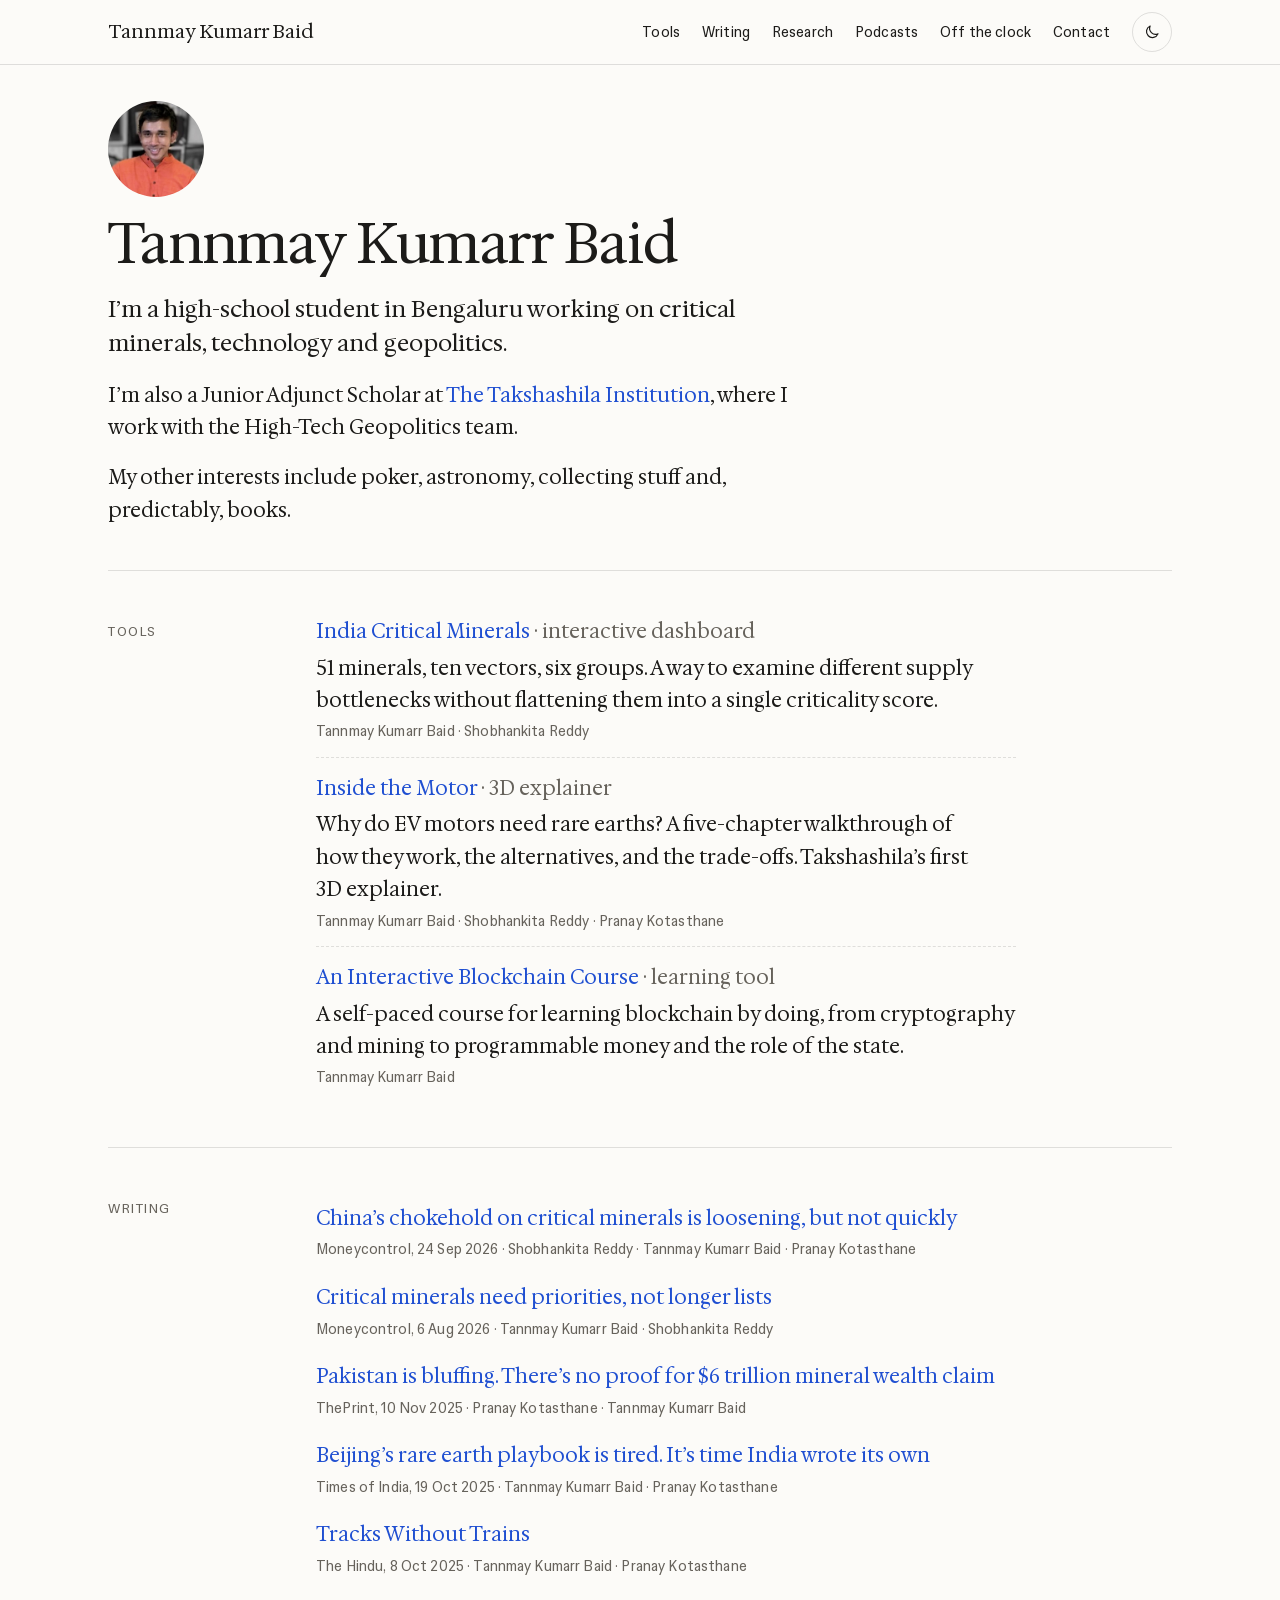
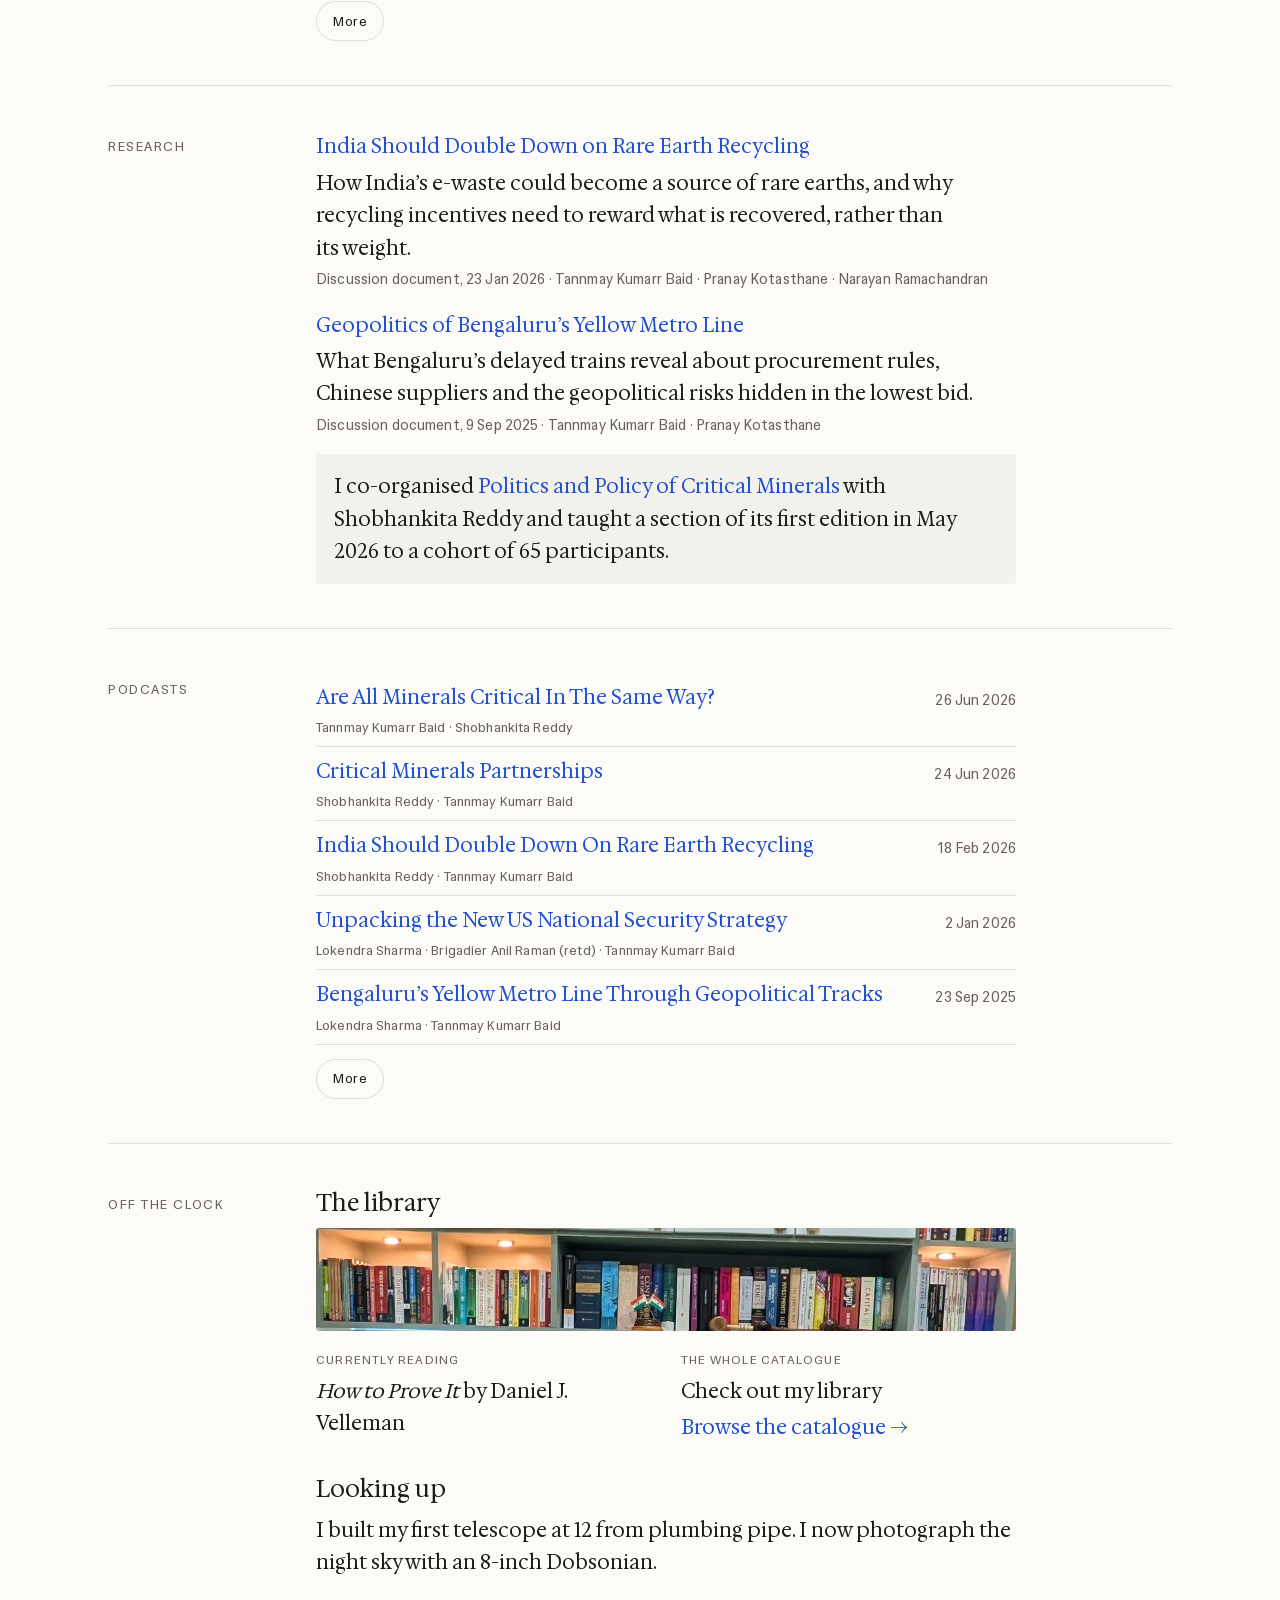
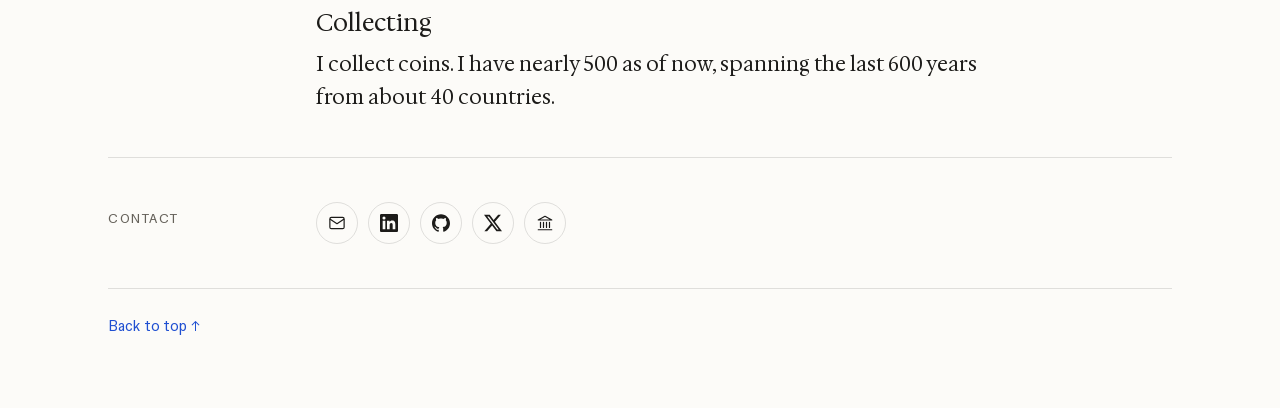
<file: off-the-clock.html>
<!doctype html>
<html lang="en">
<head>
<meta charset="utf-8">
<meta name="viewport" content="width=device-width, initial-scale=1">
<title>Off the clock — Tannmay Kumarr Baid</title>
<meta name="robots" content="noindex">
<link rel="canonical" href="https://tannmay-python.github.io/">
<meta http-equiv="refresh" content="0; url=./#off-the-clock">
<link rel="icon" href="assets/favicon.svg" type="image/svg+xml">
<script>location.replace('./#off-the-clock');</script>
</head>
<body>
<p>Off the clock now lives on the homepage: <a href="./#off-the-clock">tannmay-python.github.io/#off-the-clock</a></p>
</body>
</html>
</file>
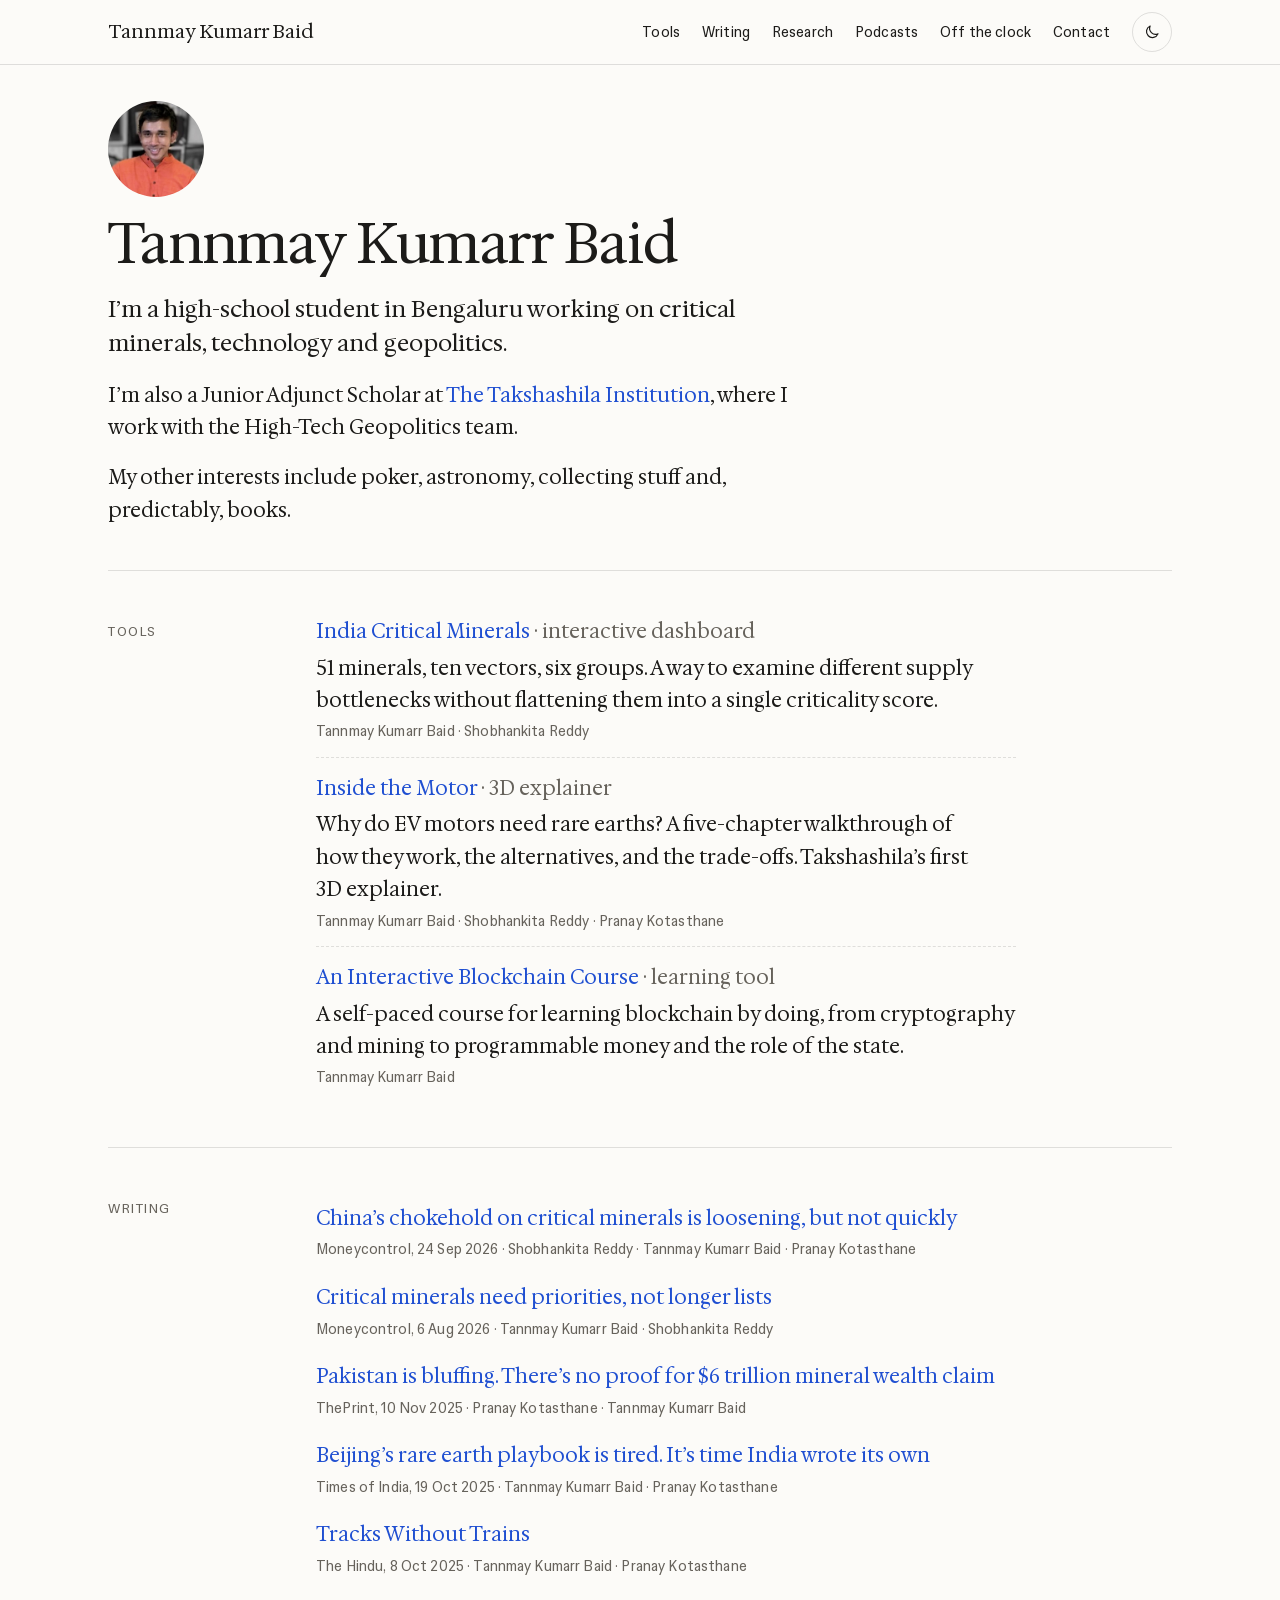
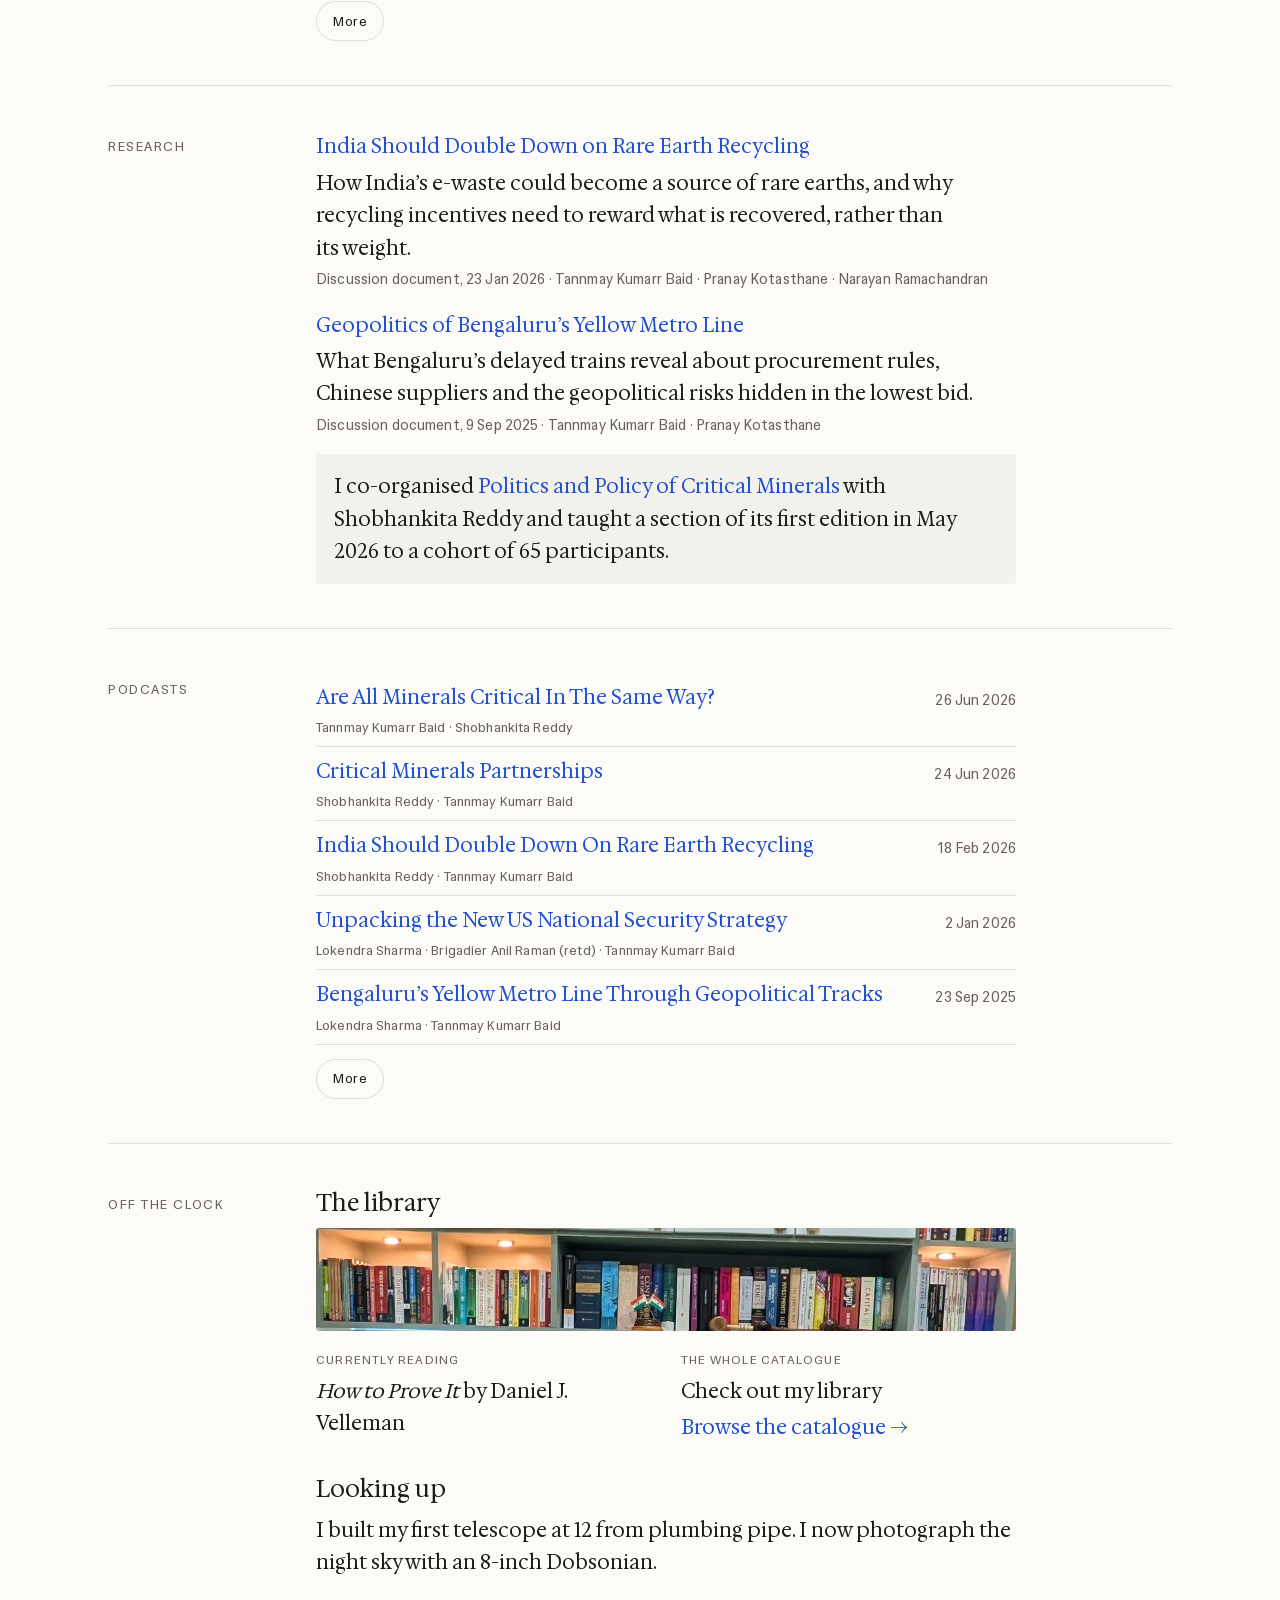
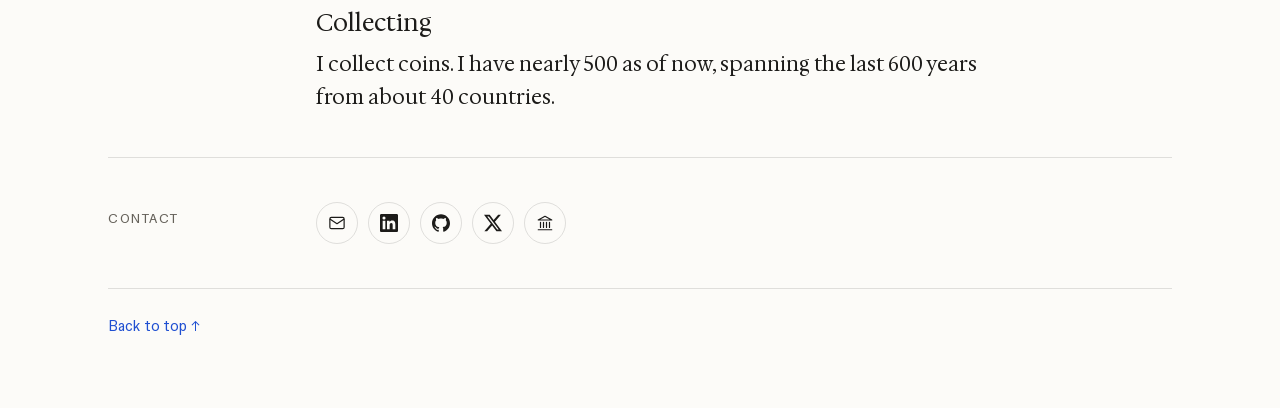
<file: podcasts.html>
<!doctype html>
<html lang="en">
<head>
<meta charset="utf-8">
<meta name="viewport" content="width=device-width, initial-scale=1">
<title>Podcasts — Tannmay Kumarr Baid</title>
<meta name="robots" content="noindex">
<link rel="canonical" href="https://tannmay-python.github.io/">
<meta http-equiv="refresh" content="0; url=./#podcasts">
<link rel="icon" href="assets/favicon.svg" type="image/svg+xml">
<script>location.replace('./#podcasts');</script>
</head>
<body>
<p>Podcasts now live on the homepage: <a href="./#podcasts">tannmay-python.github.io/#podcasts</a></p>
</body>
</html>
</file>
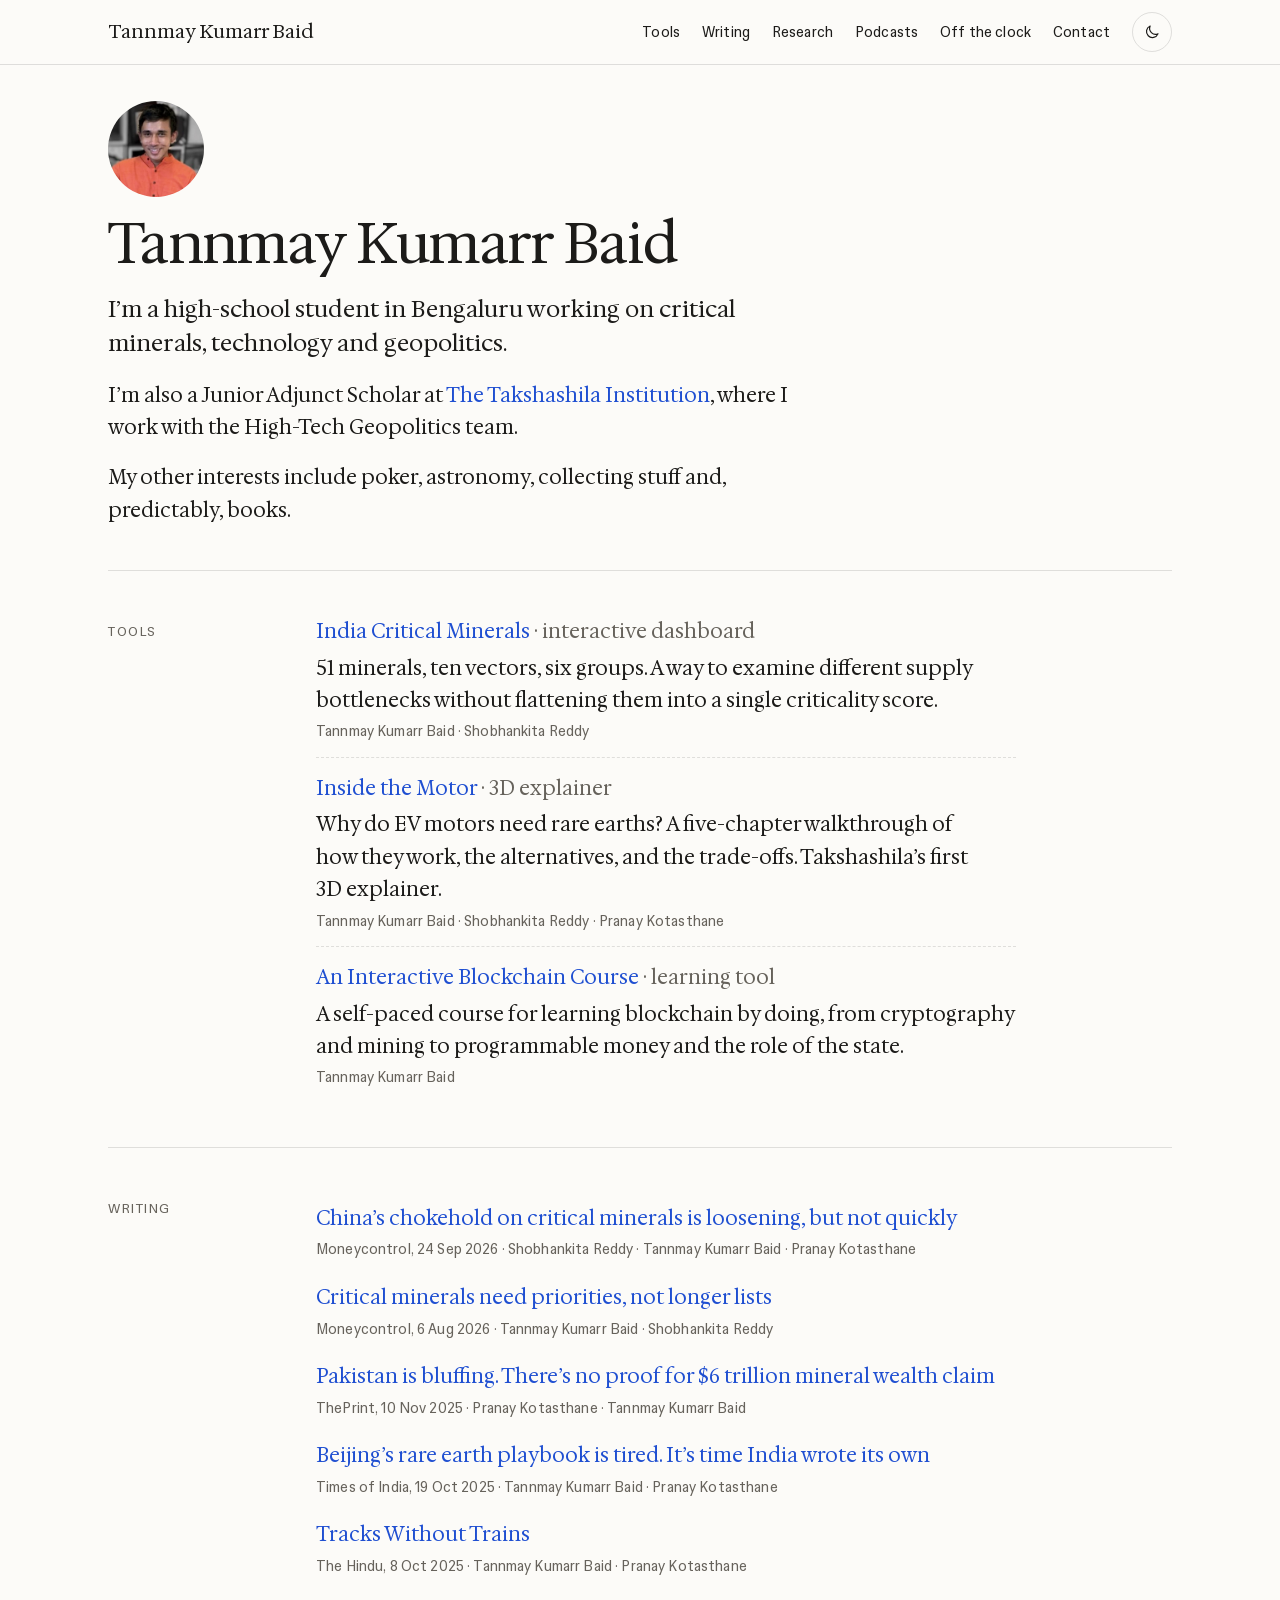
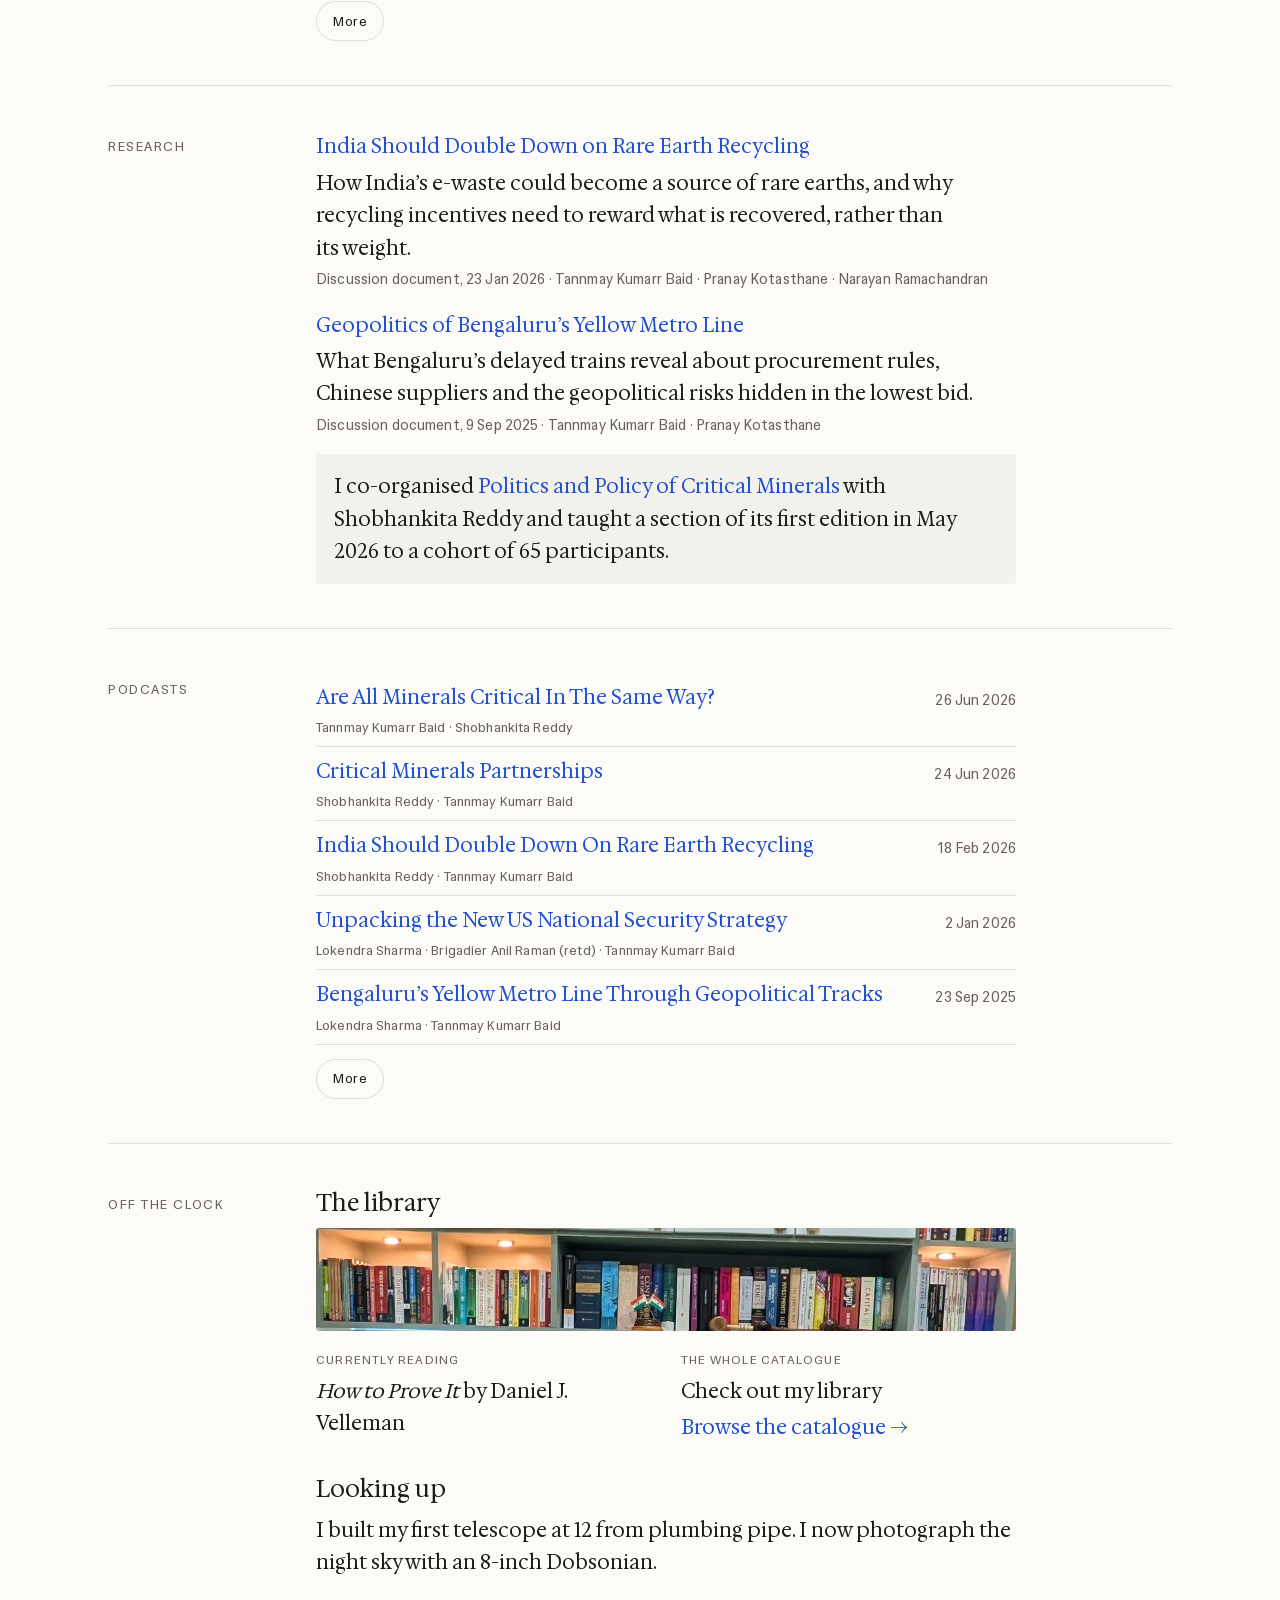
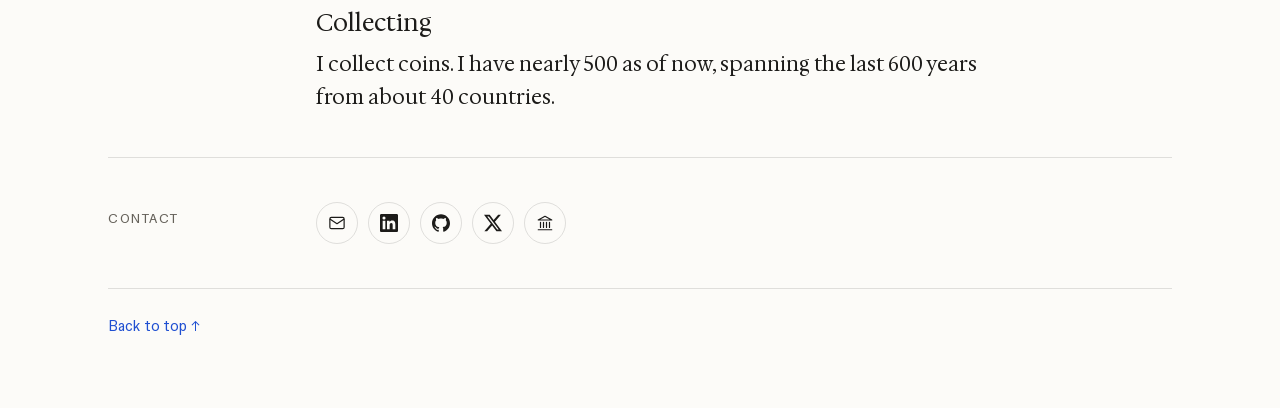
<file: research.html>
<!doctype html>
<html lang="en">
<head>
<meta charset="utf-8">
<meta name="viewport" content="width=device-width, initial-scale=1">
<title>Research — Tannmay Kumarr Baid</title>
<meta name="robots" content="noindex">
<link rel="canonical" href="https://tannmay-python.github.io/">
<meta http-equiv="refresh" content="0; url=./#research">
<link rel="icon" href="assets/favicon.svg" type="image/svg+xml">
<script>location.replace('./#research');</script>
</head>
<body>
<p>Research now lives on the homepage: <a href="./#research">tannmay-python.github.io/#research</a></p>
</body>
</html>
</file>
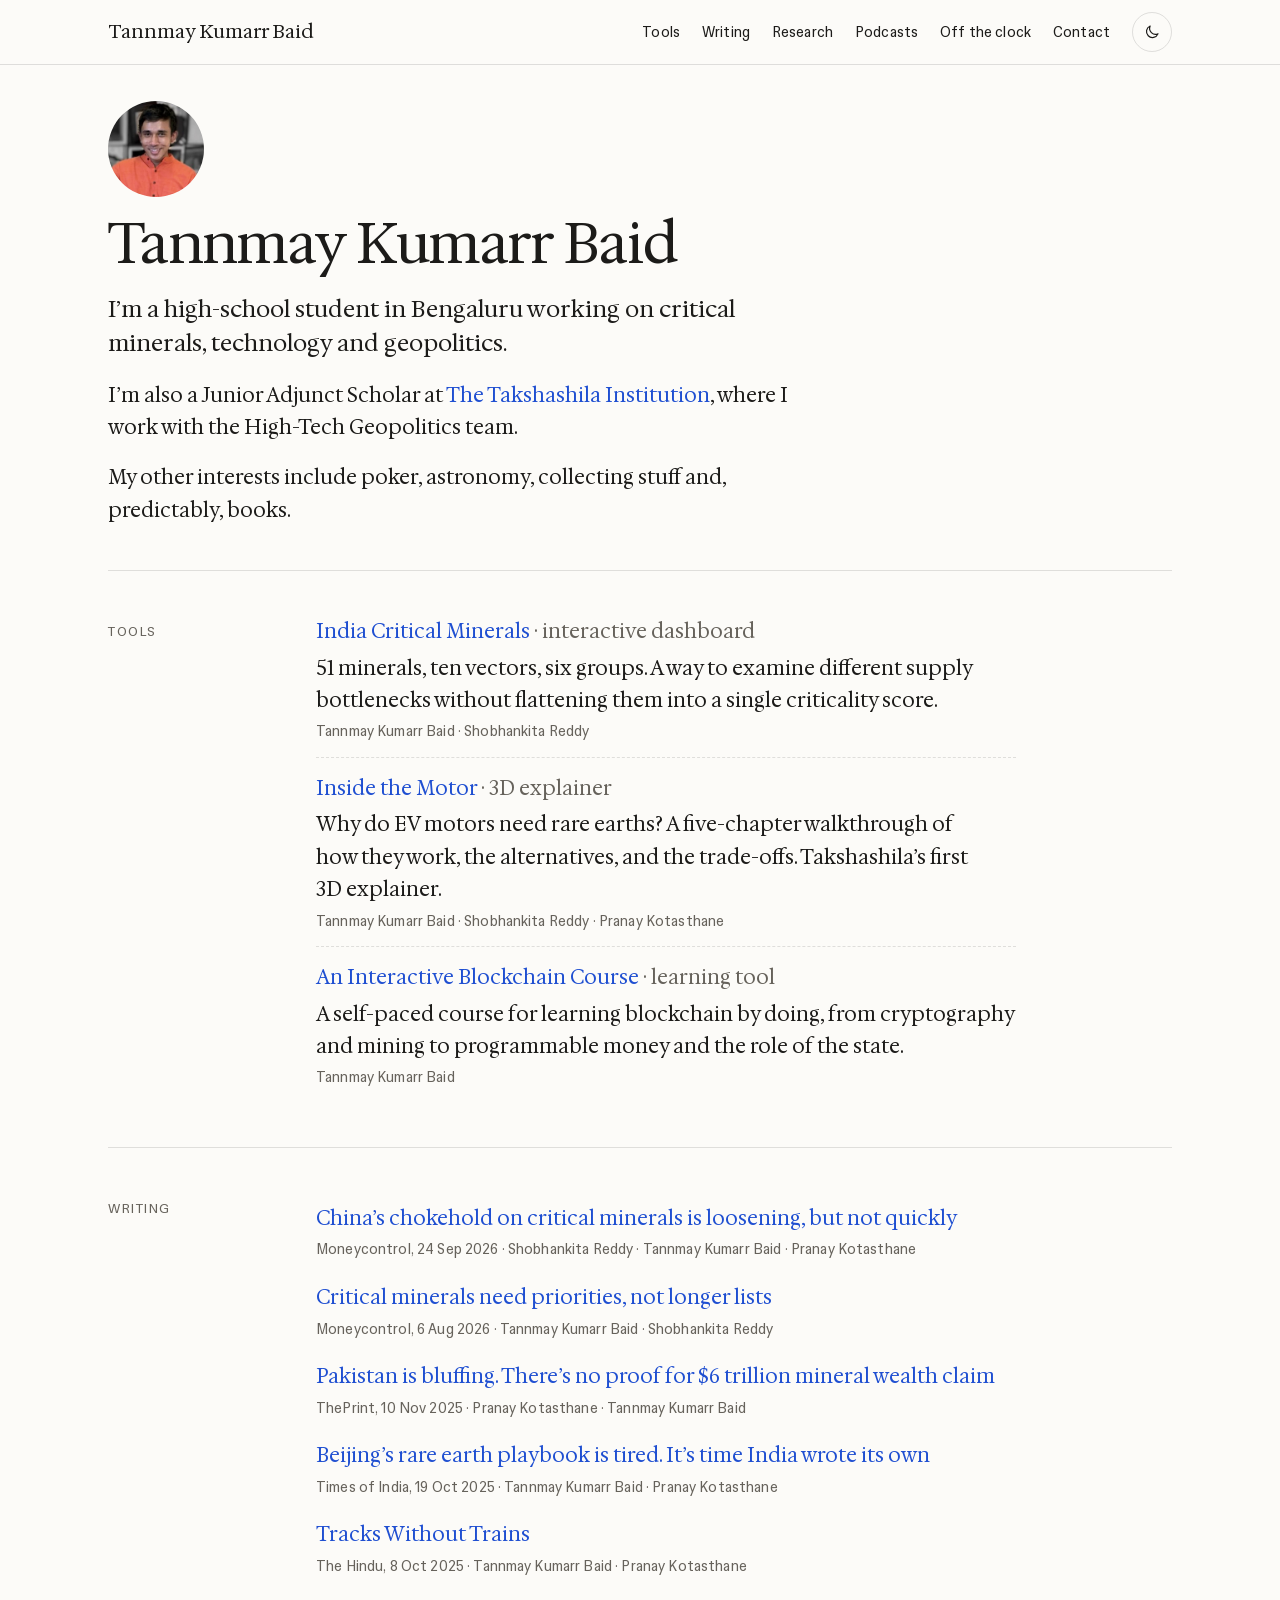
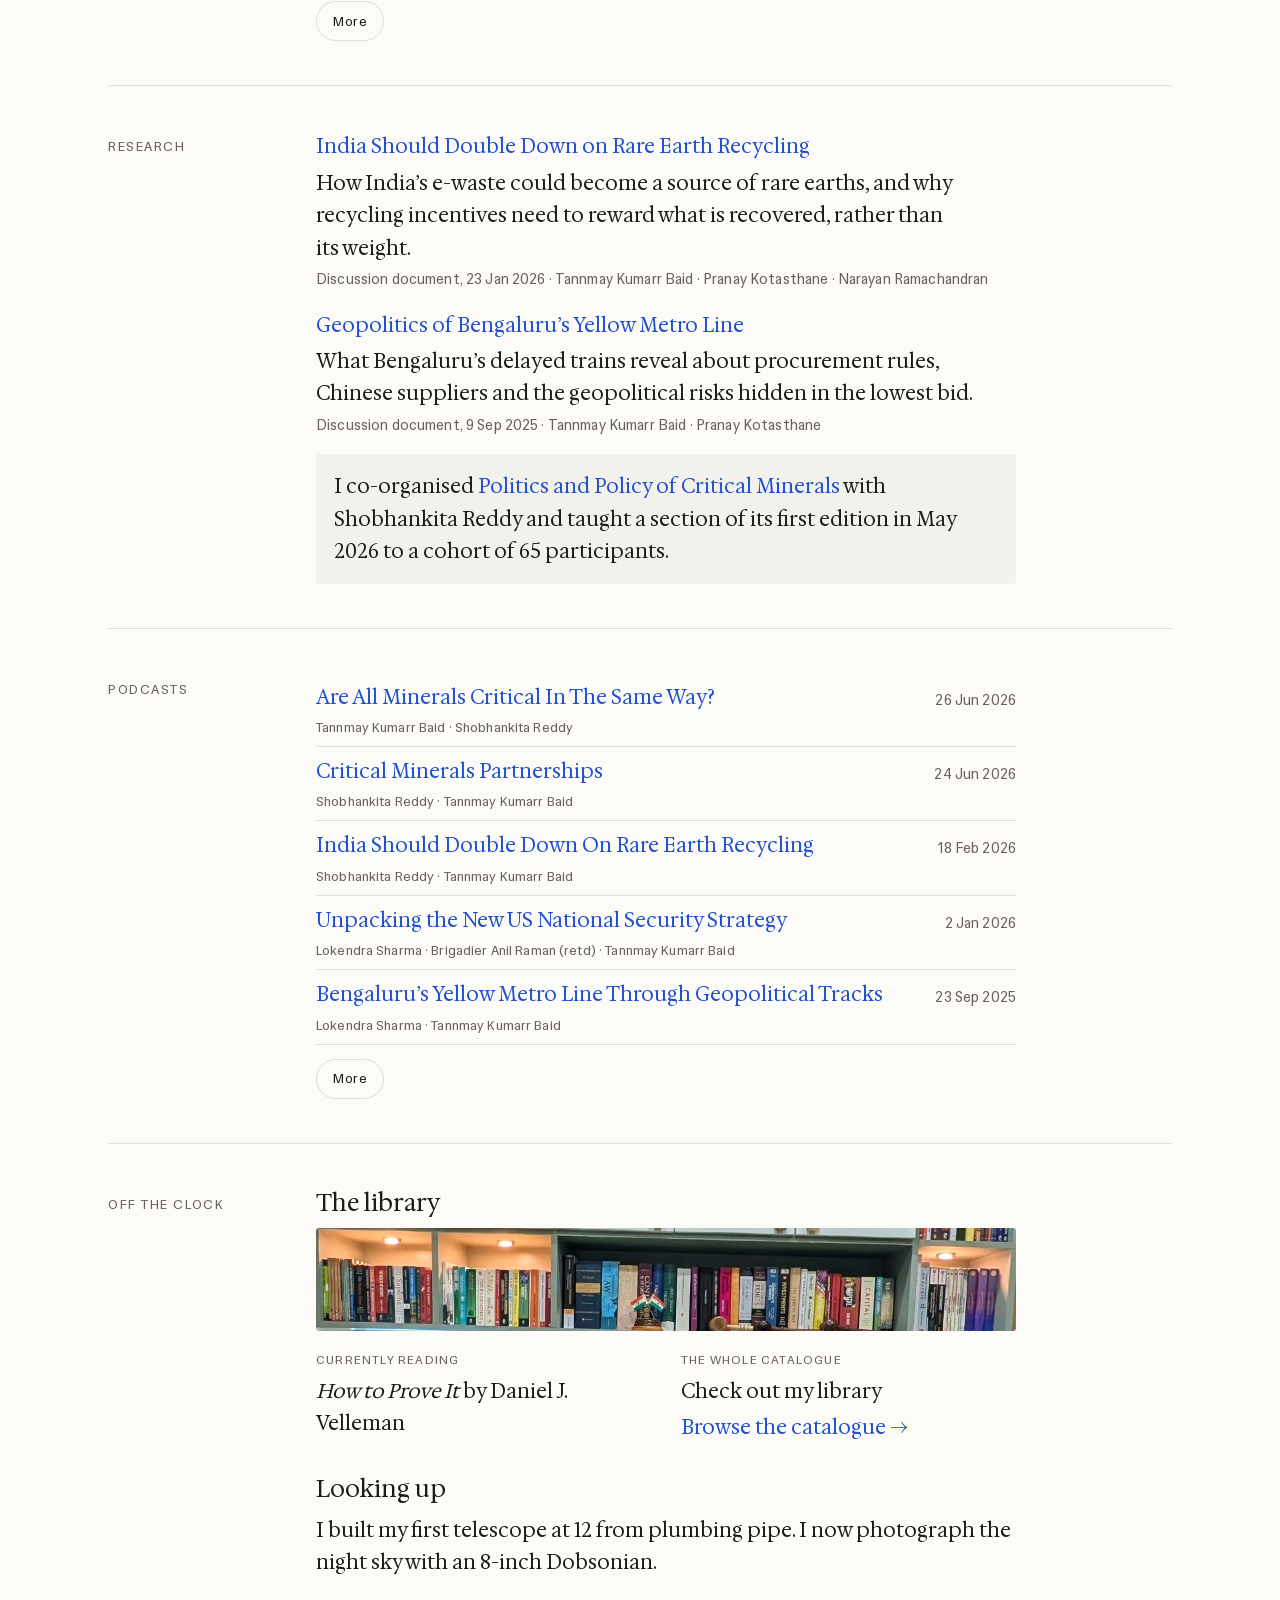
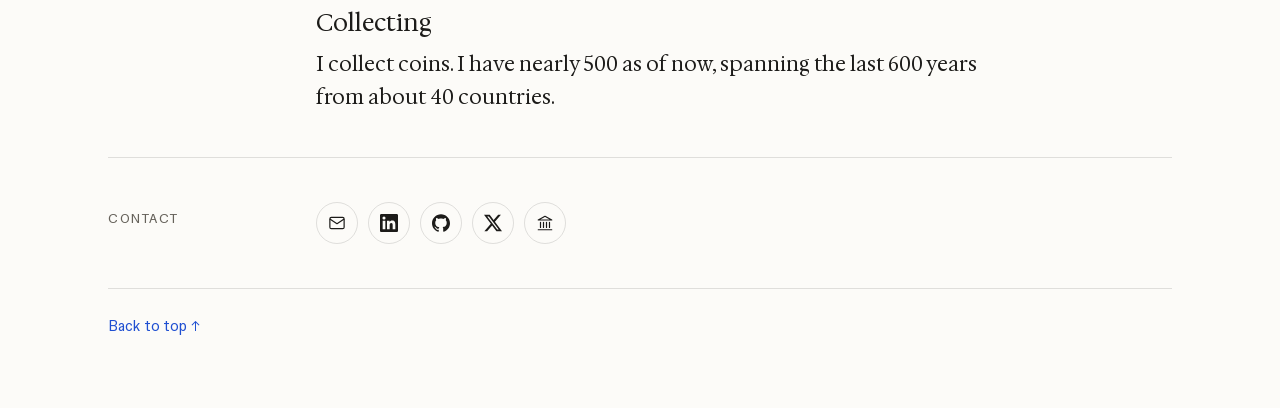
<file: tools.html>
<!doctype html>
<html lang="en">
<head>
<meta charset="utf-8">
<meta name="viewport" content="width=device-width, initial-scale=1">
<title>Tools — Tannmay Kumarr Baid</title>
<meta name="robots" content="noindex">
<link rel="canonical" href="https://tannmay-python.github.io/">
<meta http-equiv="refresh" content="0; url=./#tools">
<link rel="icon" href="assets/favicon.svg" type="image/svg+xml">
<script>location.replace('./#tools');</script>
</head>
<body>
<p>Tools now live on the homepage: <a href="./#tools">tannmay-python.github.io/#tools</a></p>
</body>
</html>
</file>
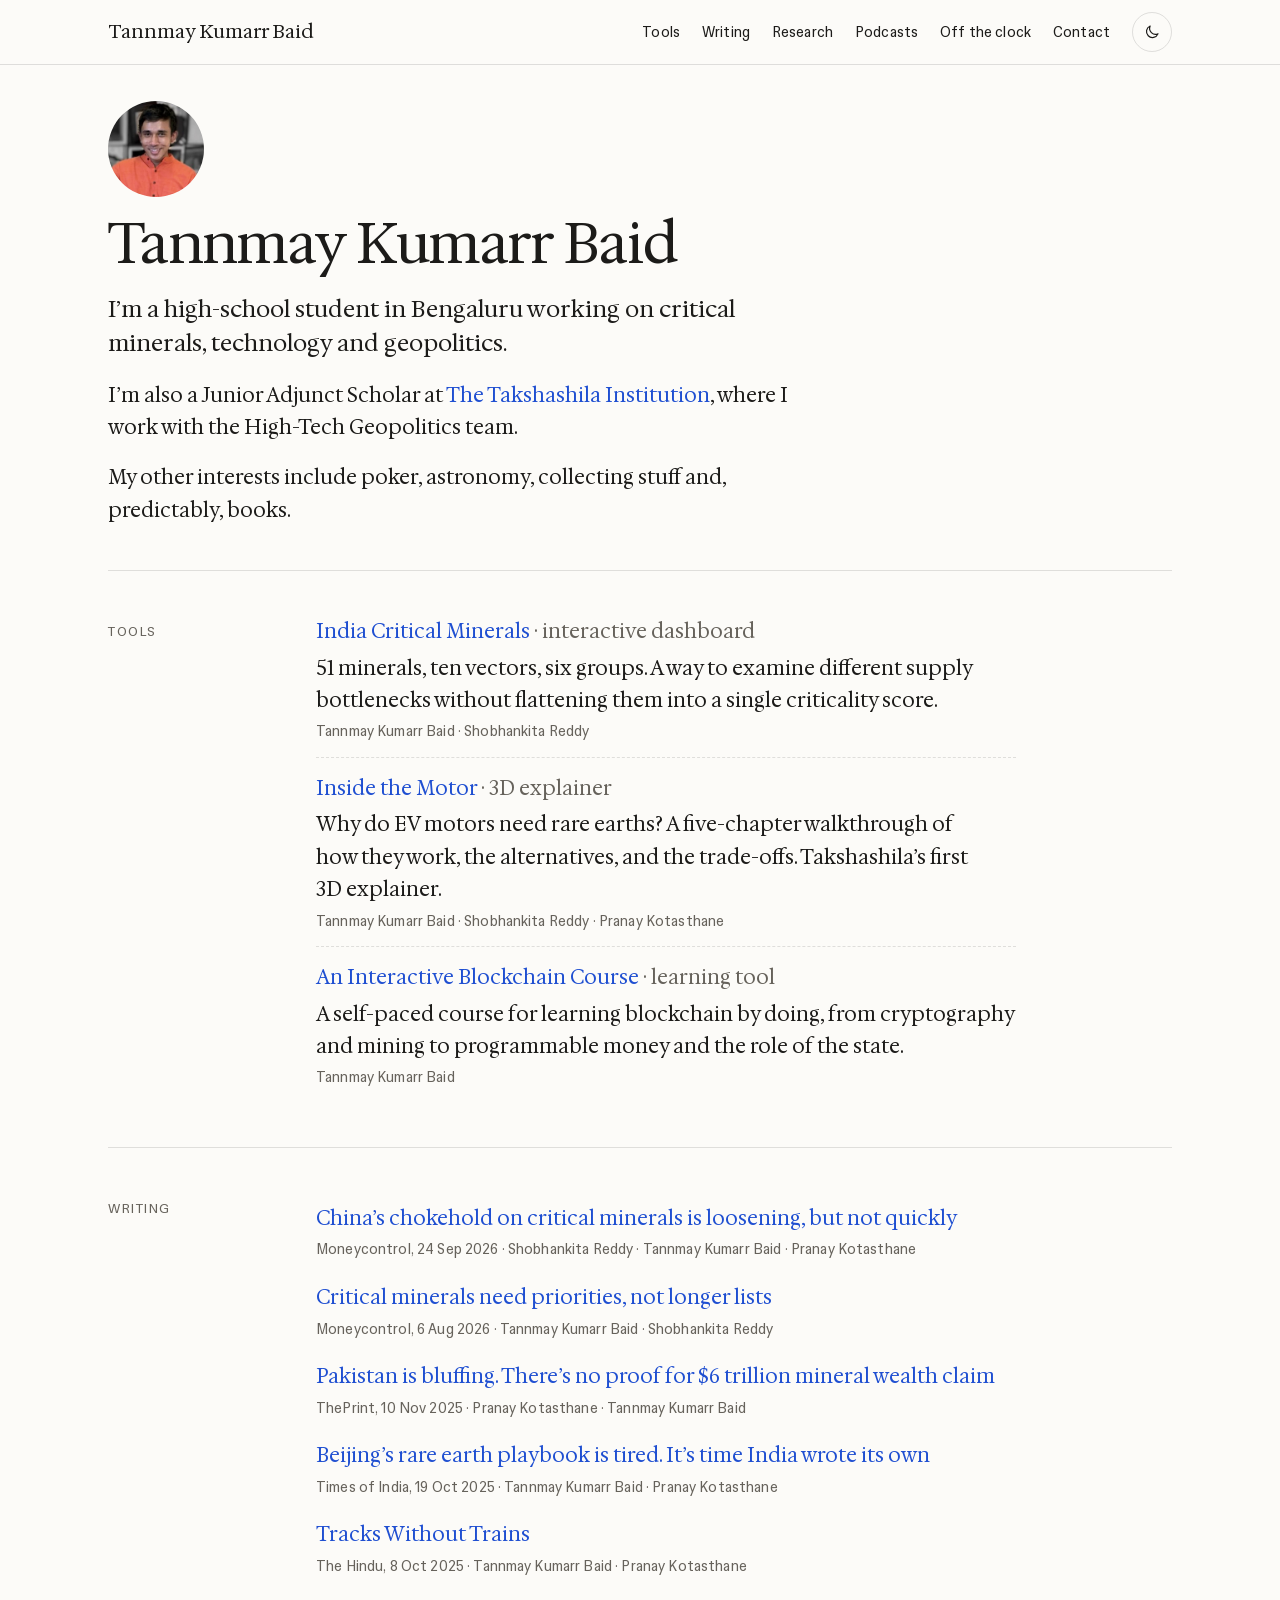
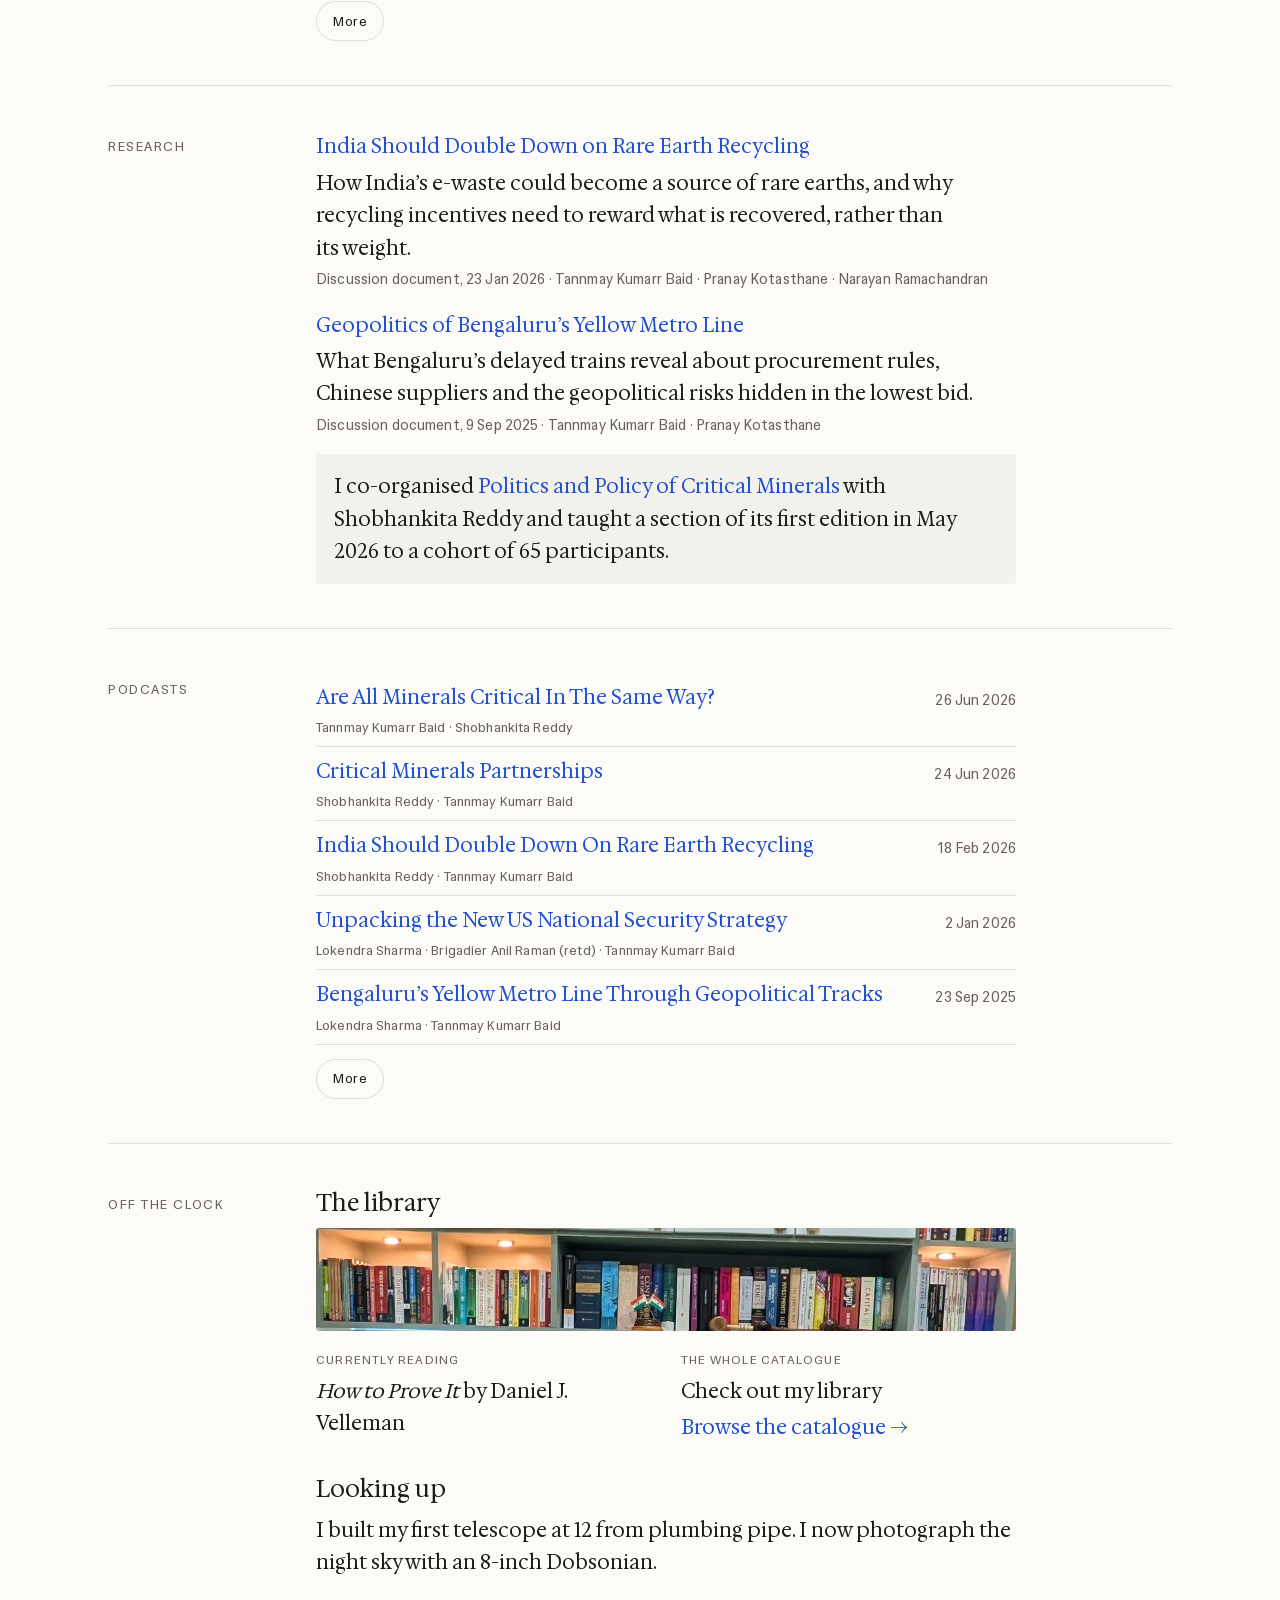
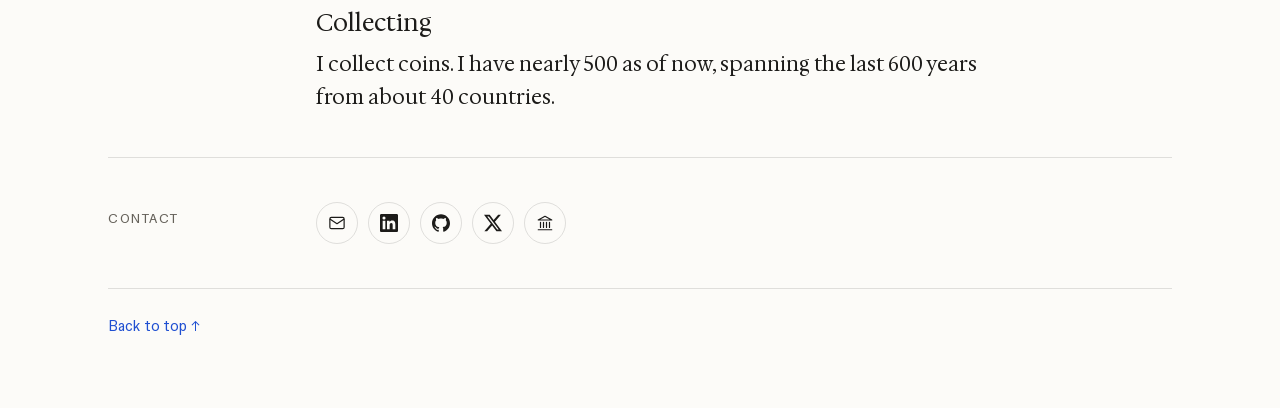
<file: writing.html>
<!doctype html>
<html lang="en">
<head>
<meta charset="utf-8">
<meta name="viewport" content="width=device-width, initial-scale=1">
<title>Writing — Tannmay Kumarr Baid</title>
<meta name="robots" content="noindex">
<link rel="canonical" href="https://tannmay-python.github.io/">
<meta http-equiv="refresh" content="0; url=./#writing">
<link rel="icon" href="assets/favicon.svg" type="image/svg+xml">
<script>location.replace('./#writing');</script>
</head>
<body>
<p>Writing now lives on the homepage: <a href="./#writing">tannmay-python.github.io/#writing</a></p>
</body>
</html>
</file>
<file: assets/fonts.css>
/* Hedvig Letters Serif and Sans, hosted locally.
   SIL Open Font License 1.1: see fonts/hedvig-letters-*-LICENSE.txt */
@font-face {
  font-family: 'Hedvig Letters Sans';
  font-style: normal;
  font-weight: 400;
  font-display: swap;
  src: url(fonts/hedvig-sans-symbols.woff2) format('woff2');
  unicode-range: U+0001-000C, U+000E-001F, U+007F-009F, U+20DD-20E0, U+20E2-20E4, U+2150-218F, U+2190, U+2192, U+2194-2199, U+21AF, U+21E6-21F0, U+21F3, U+2218-2219, U+2299, U+22C4-22C6, U+2300-243F, U+2440-244A, U+2460-24FF, U+25A0-27BF, U+2800-28FF, U+2921-2922, U+2981, U+29BF, U+29EB, U+2B00-2BFF, U+4DC0-4DFF, U+FFF9-FFFB, U+10140-1018E, U+10190-1019C, U+101A0, U+101D0-101FD, U+102E0-102FB, U+10E60-10E7E, U+1D2C0-1D2D3, U+1D2E0-1D37F, U+1F000-1F0FF, U+1F100-1F1AE, U+1F1E6-1F1FF, U+1F30D-1F30F, U+1F315, U+1F31C, U+1F31E, U+1F320-1F32C, U+1F336, U+1F378, U+1F37D, U+1F382, U+1F393-1F39F, U+1F3A7-1F3A8, U+1F3AC-1F3AF, U+1F3C2, U+1F3C4-1F3C6, U+1F3CA-1F3CE, U+1F3D4-1F3E0, U+1F3ED, U+1F3F1-1F3F3, U+1F3F5-1F3F7, U+1F408, U+1F415, U+1F41F, U+1F426, U+1F43F, U+1F441-1F442, U+1F444, U+1F446-1F449, U+1F44C-1F44E, U+1F453, U+1F46A, U+1F47D, U+1F4A3, U+1F4B0, U+1F4B3, U+1F4B9, U+1F4BB, U+1F4BF, U+1F4C8-1F4CB, U+1F4D6, U+1F4DA, U+1F4DF, U+1F4E3-1F4E6, U+1F4EA-1F4ED, U+1F4F7, U+1F4F9-1F4FB, U+1F4FD-1F4FE, U+1F503, U+1F507-1F50B, U+1F50D, U+1F512-1F513, U+1F53E-1F54A, U+1F54F-1F5FA, U+1F610, U+1F650-1F67F, U+1F687, U+1F68D, U+1F691, U+1F694, U+1F698, U+1F6AD, U+1F6B2, U+1F6B9-1F6BA, U+1F6BC, U+1F6C6-1F6CF, U+1F6D3-1F6D7, U+1F6E0-1F6EA, U+1F6F0-1F6F3, U+1F6F7-1F6FC, U+1F700-1F80B, U+1F810-1F847, U+1F850-1F859, U+1F860-1F887, U+1F890-1F8AD, U+1F8B0-1F8BB, U+1F8C0-1F8C1, U+1F8D0-1F8D8, U+1F900-1F90B, U+1F93B, U+1F946, U+1F984, U+1F996, U+1F9E9, U+1FA00-1FA6F, U+1FA70-1FA7C, U+1FA80-1FAC6, U+1FAC8, U+1FACC-1FADD, U+1FADF-1FAEB, U+1FAEF-1FAFA, U+1FB00-1FBFF;
}

@font-face {
  font-family: 'Hedvig Letters Sans';
  font-style: normal;
  font-weight: 400;
  font-display: swap;
  src: url(fonts/hedvig-sans-latin-ext.woff2) format('woff2');
  unicode-range: U+0100-02BA, U+02BD-02C5, U+02C7-02CC, U+02CE-02D7, U+02DD-02FF, U+0304, U+0308, U+0329, U+1D00-1DBF, U+1E00-1E9F, U+1EF2-1EFF, U+2020, U+20A0-20AB, U+20AD-20C4, U+2113, U+2C60-2C7F, U+A720-A7FF;
}

@font-face {
  font-family: 'Hedvig Letters Sans';
  font-style: normal;
  font-weight: 400;
  font-display: swap;
  src: url(fonts/hedvig-sans-latin.woff2) format('woff2');
  unicode-range: U+0000-00FF, U+0131, U+0152-0153, U+02BB-02BC, U+02C6, U+02DA, U+02DC, U+0304, U+0308, U+0329, U+2000-206F, U+20AC, U+2122, U+2191, U+2193, U+2212, U+2215, U+FEFF, U+FFFD;
}

@font-face {
  font-family: 'Hedvig Letters Serif';
  font-style: normal;
  font-weight: 400;
  font-display: swap;
  src: url(fonts/hedvig-serif-symbols.woff2) format('woff2');
  unicode-range: U+0001-000C, U+000E-001F, U+007F-009F, U+20DD-20E0, U+20E2-20E4, U+2150-218F, U+2190, U+2192, U+2194-2199, U+21AF, U+21E6-21F0, U+21F3, U+2218-2219, U+2299, U+22C4-22C6, U+2300-243F, U+2440-244A, U+2460-24FF, U+25A0-27BF, U+2800-28FF, U+2921-2922, U+2981, U+29BF, U+29EB, U+2B00-2BFF, U+4DC0-4DFF, U+FFF9-FFFB, U+10140-1018E, U+10190-1019C, U+101A0, U+101D0-101FD, U+102E0-102FB, U+10E60-10E7E, U+1D2C0-1D2D3, U+1D2E0-1D37F, U+1F000-1F0FF, U+1F100-1F1AE, U+1F1E6-1F1FF, U+1F30D-1F30F, U+1F315, U+1F31C, U+1F31E, U+1F320-1F32C, U+1F336, U+1F378, U+1F37D, U+1F382, U+1F393-1F39F, U+1F3A7-1F3A8, U+1F3AC-1F3AF, U+1F3C2, U+1F3C4-1F3C6, U+1F3CA-1F3CE, U+1F3D4-1F3E0, U+1F3ED, U+1F3F1-1F3F3, U+1F3F5-1F3F7, U+1F408, U+1F415, U+1F41F, U+1F426, U+1F43F, U+1F441-1F442, U+1F444, U+1F446-1F449, U+1F44C-1F44E, U+1F453, U+1F46A, U+1F47D, U+1F4A3, U+1F4B0, U+1F4B3, U+1F4B9, U+1F4BB, U+1F4BF, U+1F4C8-1F4CB, U+1F4D6, U+1F4DA, U+1F4DF, U+1F4E3-1F4E6, U+1F4EA-1F4ED, U+1F4F7, U+1F4F9-1F4FB, U+1F4FD-1F4FE, U+1F503, U+1F507-1F50B, U+1F50D, U+1F512-1F513, U+1F53E-1F54A, U+1F54F-1F5FA, U+1F610, U+1F650-1F67F, U+1F687, U+1F68D, U+1F691, U+1F694, U+1F698, U+1F6AD, U+1F6B2, U+1F6B9-1F6BA, U+1F6BC, U+1F6C6-1F6CF, U+1F6D3-1F6D7, U+1F6E0-1F6EA, U+1F6F0-1F6F3, U+1F6F7-1F6FC, U+1F700-1F80B, U+1F810-1F847, U+1F850-1F859, U+1F860-1F887, U+1F890-1F8AD, U+1F8B0-1F8BB, U+1F8C0-1F8C1, U+1F8D0-1F8D8, U+1F900-1F90B, U+1F93B, U+1F946, U+1F984, U+1F996, U+1F9E9, U+1FA00-1FA6F, U+1FA70-1FA7C, U+1FA80-1FAC6, U+1FAC8, U+1FACC-1FADD, U+1FADF-1FAEB, U+1FAEF-1FAFA, U+1FB00-1FBFF;
}

@font-face {
  font-family: 'Hedvig Letters Serif';
  font-style: normal;
  font-weight: 400;
  font-display: swap;
  src: url(fonts/hedvig-serif-latin-ext.woff2) format('woff2');
  unicode-range: U+0100-02BA, U+02BD-02C5, U+02C7-02CC, U+02CE-02D7, U+02DD-02FF, U+0304, U+0308, U+0329, U+1D00-1DBF, U+1E00-1E9F, U+1EF2-1EFF, U+2020, U+20A0-20AB, U+20AD-20C4, U+2113, U+2C60-2C7F, U+A720-A7FF;
}

@font-face {
  font-family: 'Hedvig Letters Serif';
  font-style: normal;
  font-weight: 400;
  font-display: swap;
  src: url(fonts/hedvig-serif-latin.woff2) format('woff2');
  unicode-range: U+0000-00FF, U+0131, U+0152-0153, U+02BB-02BC, U+02C6, U+02DA, U+02DC, U+0304, U+0308, U+0329, U+2000-206F, U+20AC, U+2122, U+2191, U+2193, U+2212, U+2215, U+FEFF, U+FFFD;
}
</file>
<file: assets/site.css>
/* Tannmay Kumarr Baid — portfolio styles (design 04A, "Refined"). */

:root {
  --bg: #fcfbf8;
  --ink: #1c1b19;
  --muted: #66625b;
  --link: #1f4fd1;
  --hair: rgba(28, 27, 25, .13);
  --soft: #f3f1ec;
  --head: rgba(252, 251, 248, .92);
  color-scheme: light;
}
:root[data-theme="dark"] {
  --bg: #161514;
  --ink: #e9e6e0;
  --muted: #a39f97;
  --link: #93b2ff;
  --hair: rgba(233, 230, 224, .14);
  --soft: #201f1d;
  --head: rgba(22, 21, 20, .92);
  color-scheme: dark;
}

*, *::before, *::after { box-sizing: border-box; }
html { -webkit-text-size-adjust: 100%; scroll-behavior: smooth; }
body {
  margin: 0;
  background: var(--bg);
  color: var(--ink);
  font-family: 'Hedvig Letters Serif', Georgia, 'Times New Roman', serif;
  font-size: 20px;
  line-height: 1.62;
  transition: background-color .35s ease, color .35s ease;
}
img { display: block; max-width: 100%; height: auto; }
h1, h2, h3 { font-weight: 400; }
p { margin: 0; }

a {
  color: var(--link);
  text-decoration: none;
  background-image: linear-gradient(currentColor, currentColor);
  background-size: 0 1px;
  background-repeat: no-repeat;
  background-position: 0 100%;
  transition: background-size .25s ease;
}
a:hover { background-size: 100% 1px; }
a.plain { color: inherit; background-image: none; }
a:focus-visible, button:focus-visible { outline: 2px solid var(--link); outline-offset: 3px; border-radius: 2px; }

.skip-link { position: absolute; left: -9999px; top: 0; }
.skip-link:focus { left: 16px; top: 12px; z-index: 30; padding: 8px 12px; background: var(--bg); }

.sans { font-family: 'Hedvig Letters Sans', Arial, sans-serif; font-size: 14px; letter-spacing: .01em; }
.muted { color: var(--muted); }
.label {
  margin: 0;
  font-family: 'Hedvig Letters Sans', Arial, sans-serif;
  font-size: 13px;
  letter-spacing: .12em;
  text-transform: uppercase;
  color: var(--muted);
}
.wrap { max-width: 1160px; margin: 0 auto; padding-left: clamp(16px, 4vw, 48px); padding-right: clamp(16px, 4vw, 48px); }

/* Header: always visible, so readers can click or scroll */
.site-header {
  position: sticky;
  top: 0;
  z-index: 10;
  background: var(--head);
  -webkit-backdrop-filter: blur(8px);
  backdrop-filter: blur(8px);
  border-bottom: 1px solid var(--hair);
}
.site-header .wrap { display: flex; align-items: center; gap: 10px 22px; padding-top: 12px; padding-bottom: 12px; }
.site-name { font-size: 19px; white-space: nowrap; }
.site-nav { margin-left: auto; display: flex; flex-wrap: wrap; align-items: center; gap: 4px 22px; }
.site-nav a { color: var(--ink); background-image: linear-gradient(var(--link), var(--link)); }
.btn {
  cursor: pointer;
  min-height: 40px;
  padding: 0 16px;
  border: 1px solid var(--hair);
  border-radius: 999px;
  background: transparent;
  color: var(--ink);
  font-family: 'Hedvig Letters Sans', Arial, sans-serif;
  font-size: 13px;
  letter-spacing: .04em;
}
.btn:hover { border-color: var(--ink); }
.btn[hidden] { display: none; }
.tbd { color: var(--link); opacity: .6; cursor: default; background-image: none; }
.icon-btn { width: 40px; padding: 0; display: inline-grid; place-items: center; }
.theme-toggle svg { width: 18px; height: 18px; fill: none; stroke: currentColor; stroke-width: 1.6; stroke-linecap: round; stroke-linejoin: round; }
.theme-toggle .sun, :root[data-theme="dark"] .theme-toggle .moon { display: none; }
:root[data-theme="dark"] .theme-toggle .sun { display: block; }

/* Opening snapshot: who, the lead tool and highlights without scrolling */
.snapshot {
  display: grid;
  grid-template-columns: minmax(0, 5fr) minmax(0, 6fr);
  gap: 56px;
  align-items: start;
  padding: 36px 0 44px;
  scroll-margin-top: 72px;
}
.intro { display: flex; flex-direction: column; gap: 18px; }
/* Without the "Start here" column the intro runs alone at a readable width */
.snapshot:not(:has(.start)) { grid-template-columns: minmax(0, 1fr); }
.snapshot:not(:has(.start)) .intro { max-width: 720px; }
@media (min-width: 901px) { .snapshot:not(:has(.start)) .avatar { width: 96px; height: 96px; } }
.avatar { width: 76px; height: 76px; border-radius: 50%; object-fit: cover; filter: saturate(.85); }
.intro h1 { margin: 0; font-size: clamp(40px, 4.4vw, 58px); line-height: 1.04; letter-spacing: -.012em; }
.lede { font-size: 23px; line-height: 1.5; text-wrap: pretty; }
.intro p { text-wrap: pretty; }
.counts { display: flex; flex-wrap: wrap; gap: 8px 22px; margin-top: 6px !important; padding-top: 16px; border-top: 1px solid var(--hair); }
.start { display: flex; flex-direction: column; gap: 4px; }
.start .label { padding-bottom: 8px; }
.shot-link img { width: 100%; aspect-ratio: 2 / 1; object-fit: cover; object-position: top; border: 1px solid var(--hair); border-radius: 4px; }
.feature { display: flex; flex-wrap: wrap; justify-content: space-between; align-items: baseline; gap: 4px 16px; padding: 8px 0 10px; }
.feature a { font-size: 22px; }
.highlights { list-style: none; margin: 0; padding: 0; display: grid; grid-template-columns: repeat(2, minmax(0, 1fr)); column-gap: 24px; }
.highlights li { display: flex; flex-direction: column; gap: 3px; padding: 11px 0 12px; border-top: 1px solid var(--hair); }
.highlights li > .sans { font-size: 12px; letter-spacing: .08em; text-transform: uppercase; }
.highlights a { font-size: 18px; line-height: 1.3; }
.sub { display: block; margin-top: 3px; }

/* Sections: a label column and a reading column */
.row {
  display: grid;
  grid-template-columns: 160px minmax(0, 700px);
  gap: 48px;
  padding: 44px 0;
  border-top: 1px solid var(--hair);
  scroll-margin-top: 72px;
}
.row > .label { padding-top: 6px; }
.row p + p, .tool p { margin-top: 4px; }
.row .sans.muted { margin-top: 4px; }
.stack { display: flex; flex-direction: column; gap: 18px; }
.stack > div > p { margin-top: 4px; text-wrap: pretty; }
.stack.wide { gap: 30px; }
.callout { padding: 16px 18px; background: var(--soft); border-radius: 4px; text-wrap: pretty; }
.note { margin-top: 16px !important; font-style: italic; }

.tool { padding: 14px 0; border-bottom: 1px dashed var(--hair); }
.tool:first-child { padding-top: 0; }
.tool:last-of-type { border-bottom: 0; }
.tool p { text-wrap: pretty; }
.shot { display: none; width: 100%; margin-top: 12px; border: 1px solid var(--hair); border-radius: 3px; }
/* Preview only while the tool name itself is hovered or keyboard-focused */
.tool > a:hover ~ .shot, .tool > a:focus-visible ~ .shot { display: block; animation: rise .35s ease; }
@media (hover: none) { .shot { display: block; } }
@keyframes rise { from { opacity: 0; transform: translateY(6px); } to { opacity: 1; transform: none; } }

.entries, .episodes, .shelf { margin: 0; padding: 0; }
.entries { list-style: none; }
.entries li { padding: 10px 0; }
.entries li .sans { margin-top: 2px; }
.episodes { list-style: none; }
.episodes li { display: grid; grid-template-columns: minmax(0, 1fr) auto; column-gap: 16px; padding: 8px 0; border-bottom: 1px solid var(--hair); }
.episodes li > a { justify-self: start; }
.episodes .date { white-space: nowrap; padding-top: 4px; }
.episodes .by { grid-column: 1 / -1; font-size: 13px; }
.intro-line { margin-bottom: 8px !important; }
[data-collapsible].is-collapsed .extra { display: none; }
[data-collapsible] + .btn { margin-top: 14px; }

h3 { margin: 0 0 10px; font-size: 24px; line-height: 1.25; }
.rounded { border-radius: 3px; }
.two { display: grid; grid-template-columns: repeat(2, minmax(0, 1fr)); gap: 30px; margin-top: 16px; }
.kicker { margin-bottom: 4px !important; font-size: 12px; letter-spacing: .1em; text-transform: uppercase; }
.two .kicker:not(:first-child) { margin-top: 18px !important; }
.shelf { padding-left: 22px; display: flex; flex-direction: column; gap: 4px; }
.scope { display: grid; grid-template-columns: 200px minmax(0, 1fr); gap: 24px; align-items: start; }
.scope img { width: 100%; aspect-ratio: 1 / 1; object-fit: cover; object-position: 50% 18%; }
.scope h3 { margin-bottom: 6px; }
.icon-links { display: flex; flex-wrap: wrap; gap: 10px; }
.icon-links a { display: inline-grid; place-items: center; width: 42px; height: 42px; border: 1px solid var(--hair); border-radius: 999px; color: var(--ink); background-image: none; transition: border-color .2s ease, color .2s ease; }
.icon-links a:hover { border-color: var(--ink); color: var(--link); }
.icon-links svg { width: 18px; height: 18px; }
.icon-links .solid { fill: currentColor; }
.icon-links .line { fill: none; stroke: currentColor; stroke-width: 1.6; stroke-linecap: round; stroke-linejoin: round; }

.site-footer { padding-bottom: 70px; }
.foot { display: flex; flex-wrap: wrap; justify-content: space-between; gap: 8px 20px; padding-top: 26px; border-top: 1px solid var(--hair); }

@media (max-width: 900px) {
  .row, .two { grid-template-columns: 1fr; gap: 14px; }
  /* Phones and tablets: show the dashboard straight after the one-line introduction */
  .snapshot { display: flex; flex-direction: column; gap: 16px; padding-top: 28px; }
  .intro { display: contents; }
  .avatar { order: 1; width: 64px; height: 64px; }
  .intro h1 { order: 2; }
  .lede { order: 3; }
  .start { order: 4; margin: 8px 0 12px; }
  .role { order: 5; }
  .aside { order: 6; }
  .counts { order: 7; }
}
@media (max-width: 600px) {
  .highlights { grid-template-columns: 1fr; }
}
@media (max-width: 760px) {
  body { font-size: 18px; }
  .site-header .wrap { flex-wrap: wrap; row-gap: 6px; padding-top: 10px; padding-bottom: 8px; }
  .theme-toggle { order: 2; margin-left: auto; }
  .site-nav { order: 3; width: 100%; margin-left: 0; flex-wrap: nowrap; overflow-x: auto; gap: 18px; padding: 0 28px 4px 0; scrollbar-width: none; -webkit-mask-image: linear-gradient(to right, #000 82%, transparent); mask-image: linear-gradient(to right, #000 82%, transparent); }
  .site-nav::-webkit-scrollbar { display: none; }
  .site-nav a { white-space: nowrap; }
  .snapshot, .row { scroll-margin-top: 104px; }
  .scope { grid-template-columns: 120px minmax(0, 1fr); gap: 16px; }
  .lede { font-size: 21px; }
}
@media (prefers-reduced-motion: reduce) {
  html { scroll-behavior: auto; }
  *, *::before, *::after { animation: none !important; transition: none !important; }
}
</file>
<file: assets/catalogue.css>
/* The library page. Builds on site.css: same tokens, type and row layout. */

.cat-head { padding: 40px 0 6px; }
.cat-head h1 { margin: 0 0 14px; font-size: clamp(40px, 4.4vw, 58px); line-height: 1.04; letter-spacing: -.012em; }
.cat-head .lede { max-width: 760px; font-size: 23px; line-height: 1.5; text-wrap: pretty; }

/* Spines: one per book, drawn to its page count */
.spines-wrap { position: relative; margin: 44px 0 4px; }
.spines-scroll { overflow-x: auto; scrollbar-width: none; }
.spines-scroll::-webkit-scrollbar { display: none; }
.spines { display: flex; align-items: flex-end; gap: 2px; height: 104px; padding: 8px 2px 0; border-bottom: 2px solid var(--ink); }
.spine { flex: var(--w) 1 0; min-width: 2px; height: var(--h); border-radius: 1px 1px 0 0; background: var(--ink); opacity: var(--o); cursor: pointer; transition: opacity .2s ease, transform .2s ease; }
.spine.reading { background: var(--link); opacity: .95; }
.spine:hover { opacity: 1; transform: translateY(-5px); }
.spines.filtered .spine:not(.on) { opacity: .07; }
.spine-tip {
  position: absolute; top: 0; left: 0; z-index: 5;
  display: flex; flex-direction: column; gap: 1px;
  max-width: min(360px, 90vw); padding: 7px 11px; border-radius: 6px;
  background: var(--ink); color: var(--bg);
  font-family: 'Hedvig Letters Sans', Arial, sans-serif; font-size: 13px; line-height: 1.35;
  transform: translate(-50%, calc(-100% - 4px)); pointer-events: none;
}
.spine-tip[hidden] { display: none; }
.spine-tip .tt { font-family: 'Hedvig Letters Serif', Georgia, serif; font-size: 15px; }
.spine-tip .tm { opacity: .72; }

/* Search and shelf filters */
.cat-tools { display: flex; flex-direction: column; gap: 14px; padding: 22px 0 18px; }
.cat-tools[hidden] { display: none; }
.cat-search { width: 100%; max-width: 420px; padding: 10px 2px; border: 0; border-bottom: 1px solid var(--hair); border-radius: 0; background: transparent; color: var(--ink); font-size: 16px; }
.cat-search::placeholder { color: var(--muted); }
.cat-search:focus { outline: none; border-bottom-color: var(--ink); }
.chips { display: flex; flex-wrap: wrap; gap: 8px; }
.chip { cursor: pointer; min-height: 34px; padding: 0 13px; border: 1px solid var(--hair); border-radius: 999px; background: transparent; color: var(--ink); font: inherit; font-size: 13px; letter-spacing: .02em; transition: border-color .2s ease, background-color .2s ease, color .2s ease; }
.chip:hover { border-color: var(--ink); }
.chip .n { margin-left: 3px; font-size: 12px; color: var(--muted); }
.chip[aria-pressed="true"] { border-color: var(--ink); background: var(--ink); color: var(--bg); }
.chip[aria-pressed="true"] .n { color: inherit; opacity: .7; }

/* Shelves */
.cat-shelf { grid-template-columns: 160px minmax(0, 1fr); padding: 34px 0; }
.cat-shelf[hidden] { display: none; }
.books { display: grid; grid-template-columns: repeat(2, minmax(0, 1fr)); column-gap: 36px; margin: 0; padding: 0; list-style: none; }
.books li {
  display: grid; grid-template-columns: minmax(0, 1fr) auto; column-gap: 14px;
  padding: 9px 6px 10px; margin: 0 -6px; border-bottom: 1px solid var(--hair); border-radius: 3px;
  scroll-margin-top: 140px; transition: background-color .8s ease;
}
.books li[hidden] { display: none; }
.books li.flash { background: var(--soft); transition: none; }
.bk-title { grid-column: 1; font-size: 18px; line-height: 1.3; text-wrap: pretty; }
.bk-author { grid-column: 1; margin-top: 2px; font-size: 13px; }
.bk-pages { grid-column: 2; grid-row: 1 / span 2; align-self: center; font-size: 12px; font-variant-numeric: tabular-nums; white-space: nowrap; }
.tag { display: inline-block; margin-left: 8px; padding: 0 7px; border: 1px solid var(--hair); border-radius: 999px; font-family: 'Hedvig Letters Sans', Arial, sans-serif; font-size: 11px; letter-spacing: .06em; line-height: 18px; text-transform: uppercase; color: var(--muted); vertical-align: 3px; white-space: nowrap; }
.books li[data-reading] .tag { border-color: currentColor; color: var(--link); }
.cat-empty { padding: 28px 0 40px; }
.cat-empty[hidden] { display: none; }

@media (max-width: 900px) {
  .books { grid-template-columns: 1fr; }
  .cat-shelf { grid-template-columns: 1fr; gap: 10px; }
}
@media (max-width: 760px) {
  .cat-head .lede { font-size: 21px; }
  .spines-scroll { -webkit-mask-image: linear-gradient(to right, #000 86%, transparent); mask-image: linear-gradient(to right, #000 86%, transparent); }
  .spines { min-width: 760px; height: 84px; }
}
</file>
